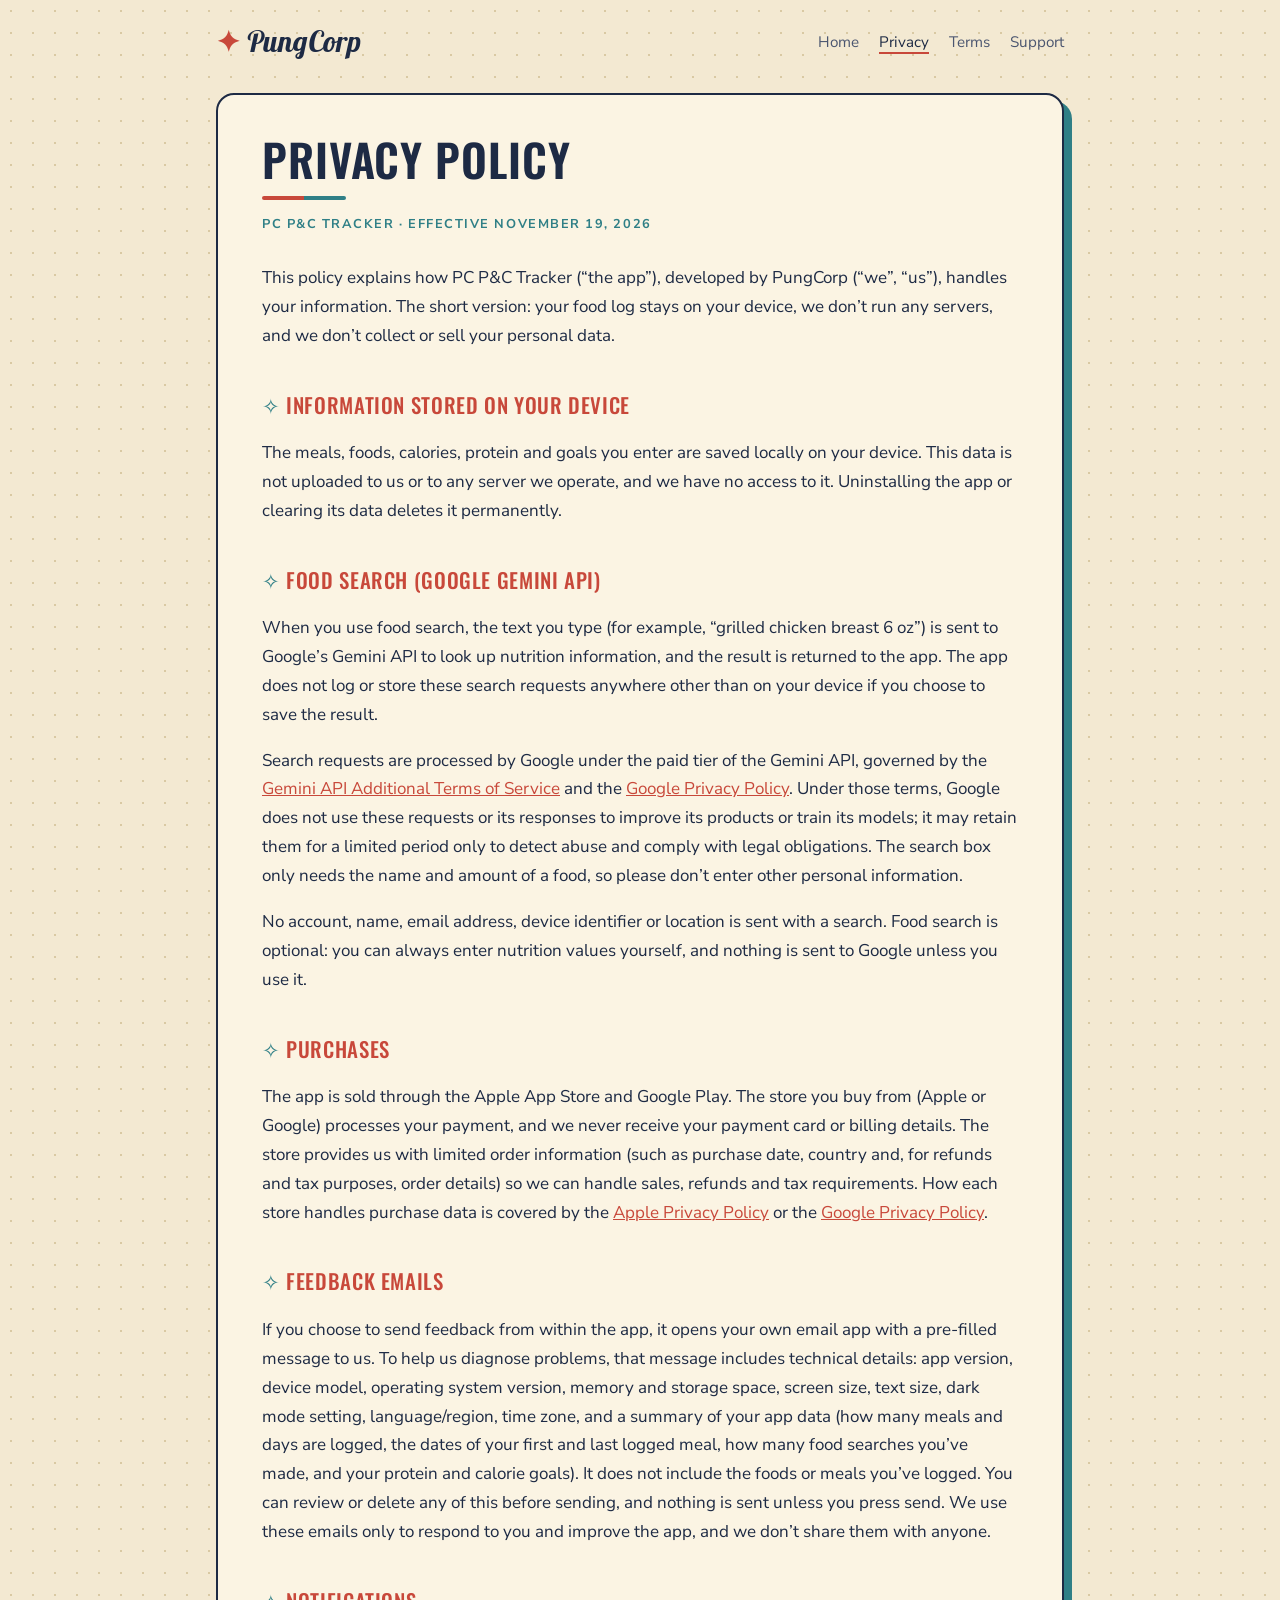
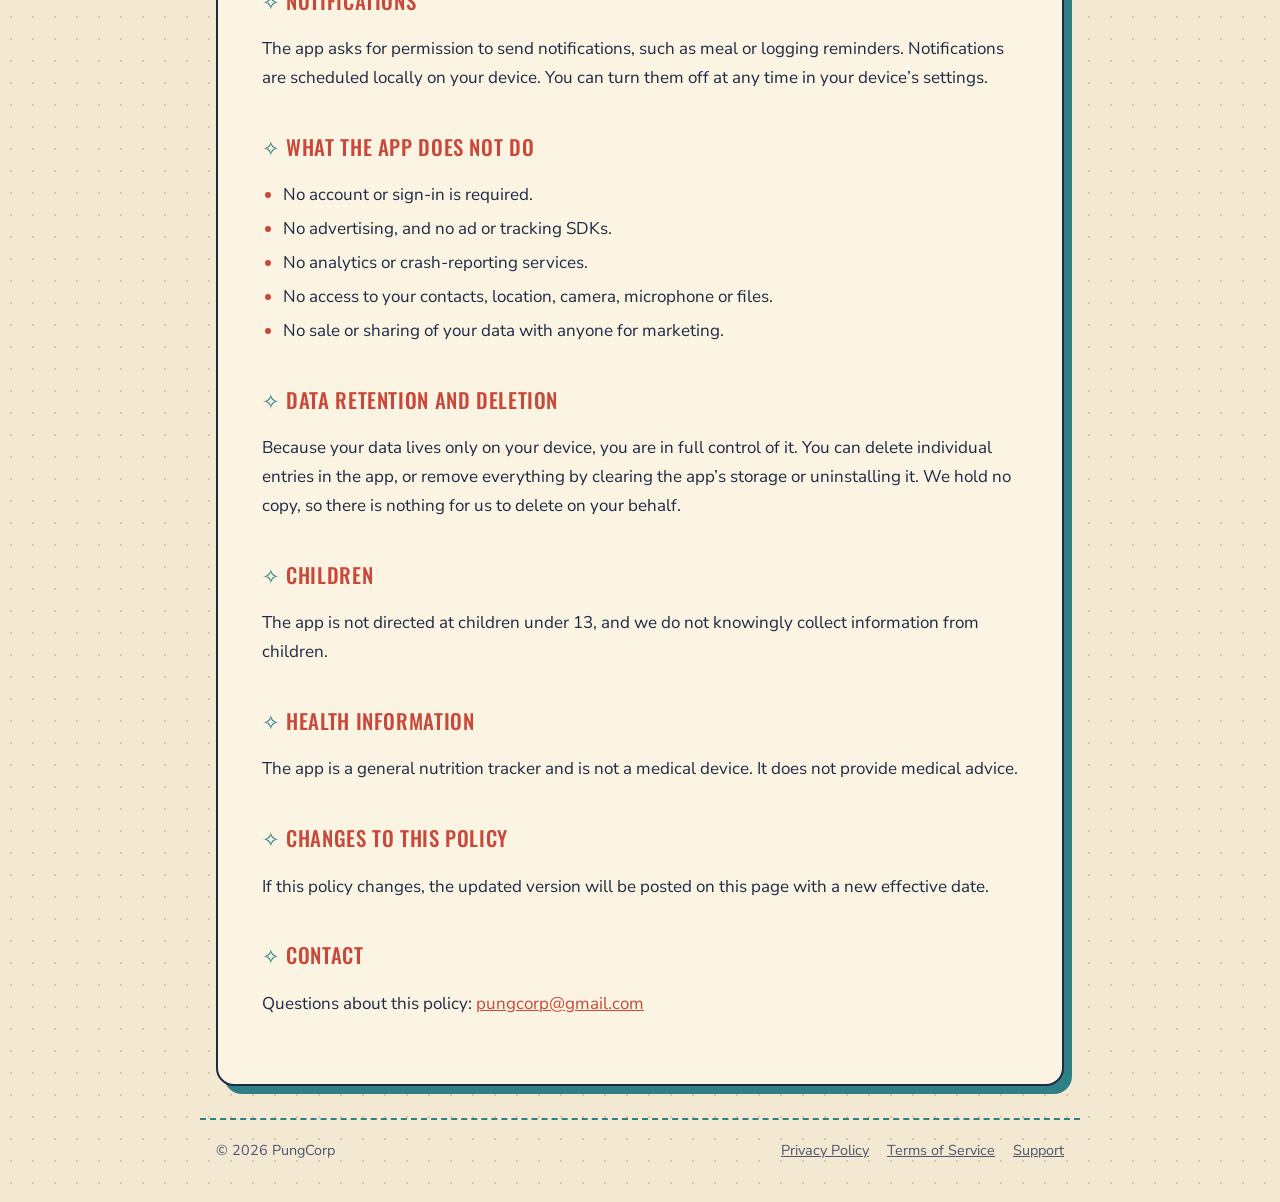
<file: index.html>
<!doctype html>
<html lang="en">
<head>
<meta charset="utf-8">
<meta name="viewport" content="width=device-width, initial-scale=1">
<title>Privacy Policy – PC P&amp;C Tracker</title>
<link rel="icon" href="img/pcpc-tracker-icon.png">
<link rel="preconnect" href="https://fonts.googleapis.com">
<link rel="preconnect" href="https://fonts.gstatic.com" crossorigin>
<link rel="stylesheet" href="https://fonts.googleapis.com/css2?family=Lobster+Two:ital,wght@1,700&family=Oswald:wght@500;600&family=Nunito+Sans:wght@400;600;700&display=swap">
<link rel="stylesheet" href="css/retro-doc.css">
</head>
<body>
<header class="site">
  <a class="brand" href="theme-retro.html">PungCorp</a>
  <nav><a href="theme-retro.html">Home</a><a href="index.html" aria-current="page">Privacy</a><a href="terms.html">Terms</a><a href="support.html">Support</a></nav>
</header>
<main>
  <h1>Privacy Policy</h1>
  <p class="meta">PC P&amp;C Tracker · Effective November 19, 2026</p>

  <p>This policy explains how PC P&amp;C Tracker (“the app”), developed by PungCorp (“we”, “us”), handles your information. The short version: your food log stays on your device, we don’t run any servers, and we don’t collect or sell your personal data.</p>

  <h2>Information stored on your device</h2>
  <p>The meals, foods, calories, protein and goals you enter are saved locally on your device. This data is not uploaded to us or to any server we operate, and we have no access to it. Uninstalling the app or clearing its data deletes it permanently.</p>

  <h2>Food search (Google Gemini API)</h2>
  <p>When you use food search, the text you type (for example, “grilled chicken breast 6 oz”) is sent to Google’s Gemini API to look up nutrition information, and the result is returned to the app. The app does not log or store these search requests anywhere other than on your device if you choose to save the result.</p>
  <p>Search requests are processed by Google under the paid tier of the Gemini API, governed by the <a href="https://ai.google.dev/gemini-api/terms">Gemini API Additional Terms of Service</a> and the <a href="https://policies.google.com/privacy">Google Privacy Policy</a>. Under those terms, Google does not use these requests or its responses to improve its products or train its models; it may retain them for a limited period only to detect abuse and comply with legal obligations. The search box only needs the name and amount of a food, so please don’t enter other personal information.</p>
  <p>No account, name, email address, device identifier or location is sent with a search. Food search is optional: you can always enter nutrition values yourself, and nothing is sent to Google unless you use it.</p>

  <h2>Purchases</h2>
  <p>The app is sold through the Apple App Store and Google Play. The store you buy from (Apple or Google) processes your payment, and we never receive your payment card or billing details. The store provides us with limited order information (such as purchase date, country and, for refunds and tax purposes, order details) so we can handle sales, refunds and tax requirements. How each store handles purchase data is covered by the <a href="https://www.apple.com/legal/privacy/">Apple Privacy Policy</a> or the <a href="https://policies.google.com/privacy">Google Privacy Policy</a>.</p>

  <h2>Feedback emails</h2>
  <p>If you choose to send feedback from within the app, it opens your own email app with a pre-filled message to us. To help us diagnose problems, that message includes technical details: app version, device model, operating system version, memory and storage space, screen size, text size, dark mode setting, language/region, time zone, and a summary of your app data (how many meals and days are logged, the dates of your first and last logged meal, how many food searches you’ve made, and your protein and calorie goals). It does not include the foods or meals you’ve logged. You can review or delete any of this before sending, and nothing is sent unless you press send. We use these emails only to respond to you and improve the app, and we don’t share them with anyone.</p>

  <h2>Notifications</h2>
  <p>The app asks for permission to send notifications, such as meal or logging reminders. Notifications are scheduled locally on your device. You can turn them off at any time in your device’s settings.</p>

  <h2>What the app does not do</h2>
  <ul>
    <li>No account or sign-in is required.</li>
    <li>No advertising, and no ad or tracking SDKs.</li>
    <li>No analytics or crash-reporting services.</li>
    <li>No access to your contacts, location, camera, microphone or files.</li>
    <li>No sale or sharing of your data with anyone for marketing.</li>
  </ul>

  <h2>Data retention and deletion</h2>
  <p>Because your data lives only on your device, you are in full control of it. You can delete individual entries in the app, or remove everything by clearing the app’s storage or uninstalling it. We hold no copy, so there is nothing for us to delete on your behalf.</p>

  <h2>Children</h2>
  <p>The app is not directed at children under 13, and we do not knowingly collect information from children.</p>

  <h2>Health information</h2>
  <p>The app is a general nutrition tracker and is not a medical device. It does not provide medical advice.</p>

  <h2>Changes to this policy</h2>
  <p>If this policy changes, the updated version will be posted on this page with a new effective date.</p>

  <h2>Contact</h2>
  <p>Questions about this policy: <a href="mailto:pungcorp@gmail.com">pungcorp@gmail.com</a></p>
</main>
<footer class="site">
  <span>© 2026 PungCorp</span>
  <span><a href="index.html">Privacy Policy</a><a href="terms.html">Terms of Service</a><a href="support.html">Support</a></span>
</footer>
</body>
</html>
</file>
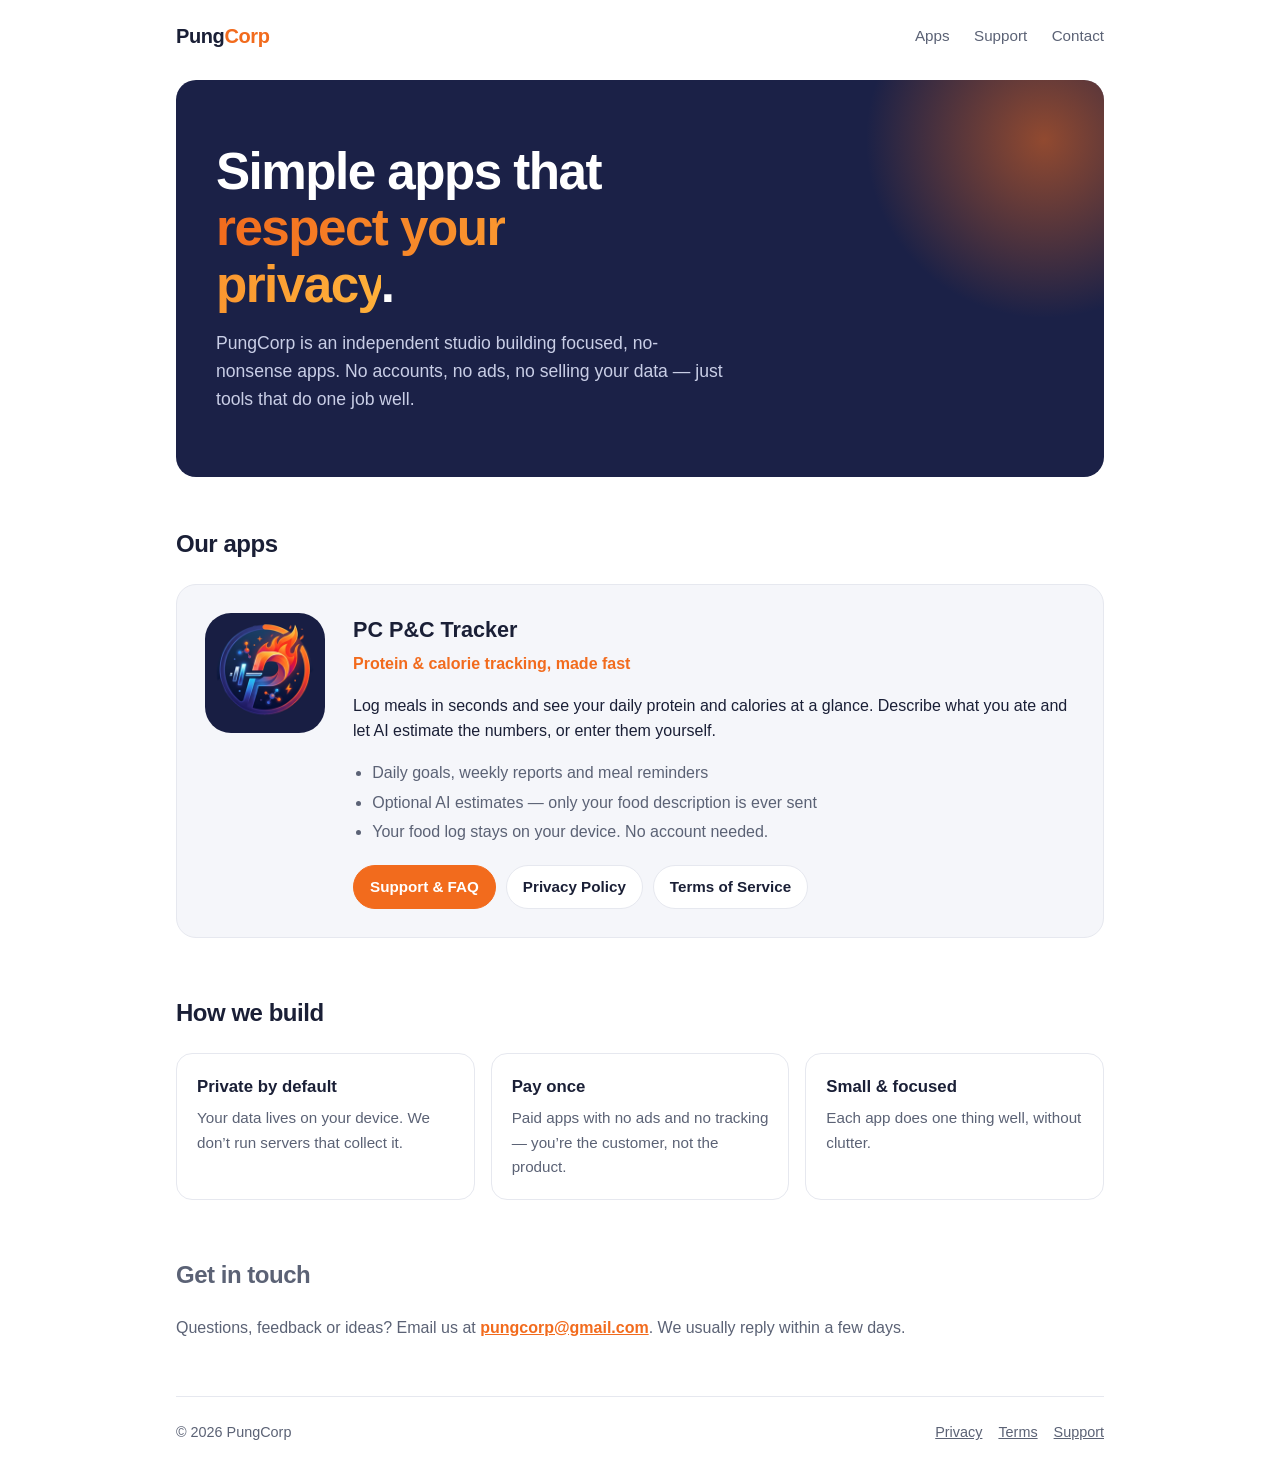
<file: home.html>
<!doctype html>
<html lang="en">
<head>
<meta charset="utf-8">
<meta name="viewport" content="width=device-width, initial-scale=1">
<title>PungCorp</title>
<meta name="description" content="PungCorp is an independent studio making simple, private apps. Makers of PC P&amp;C Tracker, the protein and calorie tracker.">
<link rel="icon" href="img/pcpc-tracker-icon.png">
<style>
  :root {
    --bg:#ffffff; --text:#1a1f36; --muted:#5b6275; --line:#e6e8ef; --card:#f5f6fa;
    --navy:#1b2147; --flame:#f26b1d; --flame2:#ffb03a;
  }
  @media (prefers-color-scheme: dark) {
    :root { --bg:#0f1226; --text:#e8eaf3; --muted:#a3a9be; --line:#262b4a; --card:#171b36; }
  }
  * { box-sizing:border-box; }
  body { margin:0; background:var(--bg); color:var(--text);
         font:16px/1.6 -apple-system, BlinkMacSystemFont, "Segoe UI", Roboto, sans-serif; }
  a { color:inherit; }
  .wrap { max-width:960px; margin:0 auto; padding:0 16px; }

  header.site { display:flex; align-items:center; justify-content:space-between; padding:20px 0; }
  .brand { font-weight:800; font-size:1.25rem; letter-spacing:-0.02em; text-decoration:none; }
  .brand span { color:var(--flame); }
  nav a { margin-left:20px; color:var(--muted); text-decoration:none; font-size:.95rem; }
  nav a:hover { color:var(--text); }

  .hero { background:var(--navy); color:#fff; border-radius:20px; padding:64px 40px; margin:8px 0 48px;
          position:relative; overflow:hidden; }
  .hero::after { content:""; position:absolute; right:-120px; top:-120px; width:360px; height:360px; border-radius:50%;
                 background:radial-gradient(circle, rgba(242,107,29,.55), rgba(242,107,29,0) 70%); }
  .hero h1 { font-size:clamp(2rem, 5vw, 3.2rem); line-height:1.1; margin:0 0 16px; letter-spacing:-0.03em; max-width:15ch; position:relative; }
  .hero h1 em { font-style:normal; background:linear-gradient(90deg, var(--flame), var(--flame2));
                -webkit-background-clip:text; background-clip:text; color:transparent; }
  .hero p { color:#c9cee6; font-size:1.1rem; max-width:52ch; margin:0; position:relative; }

  h2 { font-size:1.5rem; letter-spacing:-0.02em; margin:0 0 20px; }
  section { margin-bottom:56px; }

  .app { display:grid; grid-template-columns:120px 1fr; gap:28px; align-items:start;
         background:var(--card); border:1px solid var(--line); border-radius:20px; padding:28px; }
  .app img { width:120px; height:120px; border-radius:26px; display:block; }
  .app h3 { margin:0 0 4px; font-size:1.35rem; }
  .app .tag { color:var(--flame); font-weight:600; margin:0 0 12px; }
  .app ul { margin:12px 0 20px; padding-left:1.2rem; color:var(--muted); }
  .app li { margin:4px 0; }
  .links { display:flex; flex-wrap:wrap; gap:10px; }
  .btn { display:inline-block; padding:9px 16px; border-radius:999px; text-decoration:none; font-weight:600; font-size:.95rem;
         border:1px solid var(--line); background:var(--bg); }
  .btn.primary { background:var(--flame); border-color:var(--flame); color:#fff; }

  .values { display:grid; grid-template-columns:repeat(3, 1fr); gap:16px; }
  .values div { border:1px solid var(--line); border-radius:16px; padding:20px; }
  .values h3 { margin:0 0 6px; font-size:1.05rem; }
  .values p { margin:0; color:var(--muted); font-size:.95rem; }

  .contact { color:var(--muted); }
  .contact a { color:var(--flame); font-weight:600; }

  footer { border-top:1px solid var(--line); padding:24px 0 40px; color:var(--muted); font-size:.9rem;
           display:flex; flex-wrap:wrap; justify-content:space-between; gap:12px; }
  footer a { color:var(--muted); margin-left:16px; }
  footer a:first-child { margin-left:0; }

  @media (max-width:640px) {
    nav a { margin-left:14px; }
    .hero { padding:40px 24px; border-radius:16px; }
    .app { grid-template-columns:1fr; padding:22px; }
    .app img { width:88px; height:88px; border-radius:20px; }
    .values { grid-template-columns:1fr; }
  }
</style>
</head>
<body>
<div class="wrap">
  <header class="site">
    <a class="brand" href="home.html">Pung<span>Corp</span></a>
    <nav>
      <a href="#apps">Apps</a>
      <a href="support.html">Support</a>
      <a href="#contact">Contact</a>
    </nav>
  </header>

  <div class="hero">
    <h1>Simple apps that <em>respect your privacy</em>.</h1>
    <p>PungCorp is an independent studio building focused, no-nonsense apps. No accounts, no ads, no selling your data — just tools that do one job well.</p>
  </div>

  <section id="apps">
    <h2>Our apps</h2>
    <div class="app">
      <img src="img/pcpc-tracker-icon.png" alt="PC P&amp;C Tracker app icon">
      <div>
        <h3>PC P&amp;C Tracker</h3>
        <p class="tag">Protein &amp; calorie tracking, made fast</p>
        <p>Log meals in seconds and see your daily protein and calories at a glance. Describe what you ate and let AI estimate the numbers, or enter them yourself.</p>
        <ul>
          <li>Daily goals, weekly reports and meal reminders</li>
          <li>Optional AI estimates — only your food description is ever sent</li>
          <li>Your food log stays on your device. No account needed.</li>
        </ul>
        <div class="links">
          <a class="btn primary" href="support.html">Support &amp; FAQ</a>
          <a class="btn" href="index.html">Privacy Policy</a>
          <a class="btn" href="terms.html">Terms of Service</a>
        </div>
      </div>
    </div>
  </section>

  <section>
    <h2>How we build</h2>
    <div class="values">
      <div><h3>Private by default</h3><p>Your data lives on your device. We don’t run servers that collect it.</p></div>
      <div><h3>Pay once</h3><p>Paid apps with no ads and no tracking — you’re the customer, not the product.</p></div>
      <div><h3>Small &amp; focused</h3><p>Each app does one thing well, without clutter.</p></div>
    </div>
  </section>

  <section id="contact" class="contact">
    <h2>Get in touch</h2>
    <p>Questions, feedback or ideas? Email us at <a href="mailto:pungcorp@gmail.com">pungcorp@gmail.com</a>. We usually reply within a few days.</p>
  </section>

  <footer>
    <span>© 2026 PungCorp</span>
    <span><a href="index.html">Privacy</a><a href="terms.html">Terms</a><a href="support.html">Support</a></span>
  </footer>
</div>
</body>
</html>
</file>
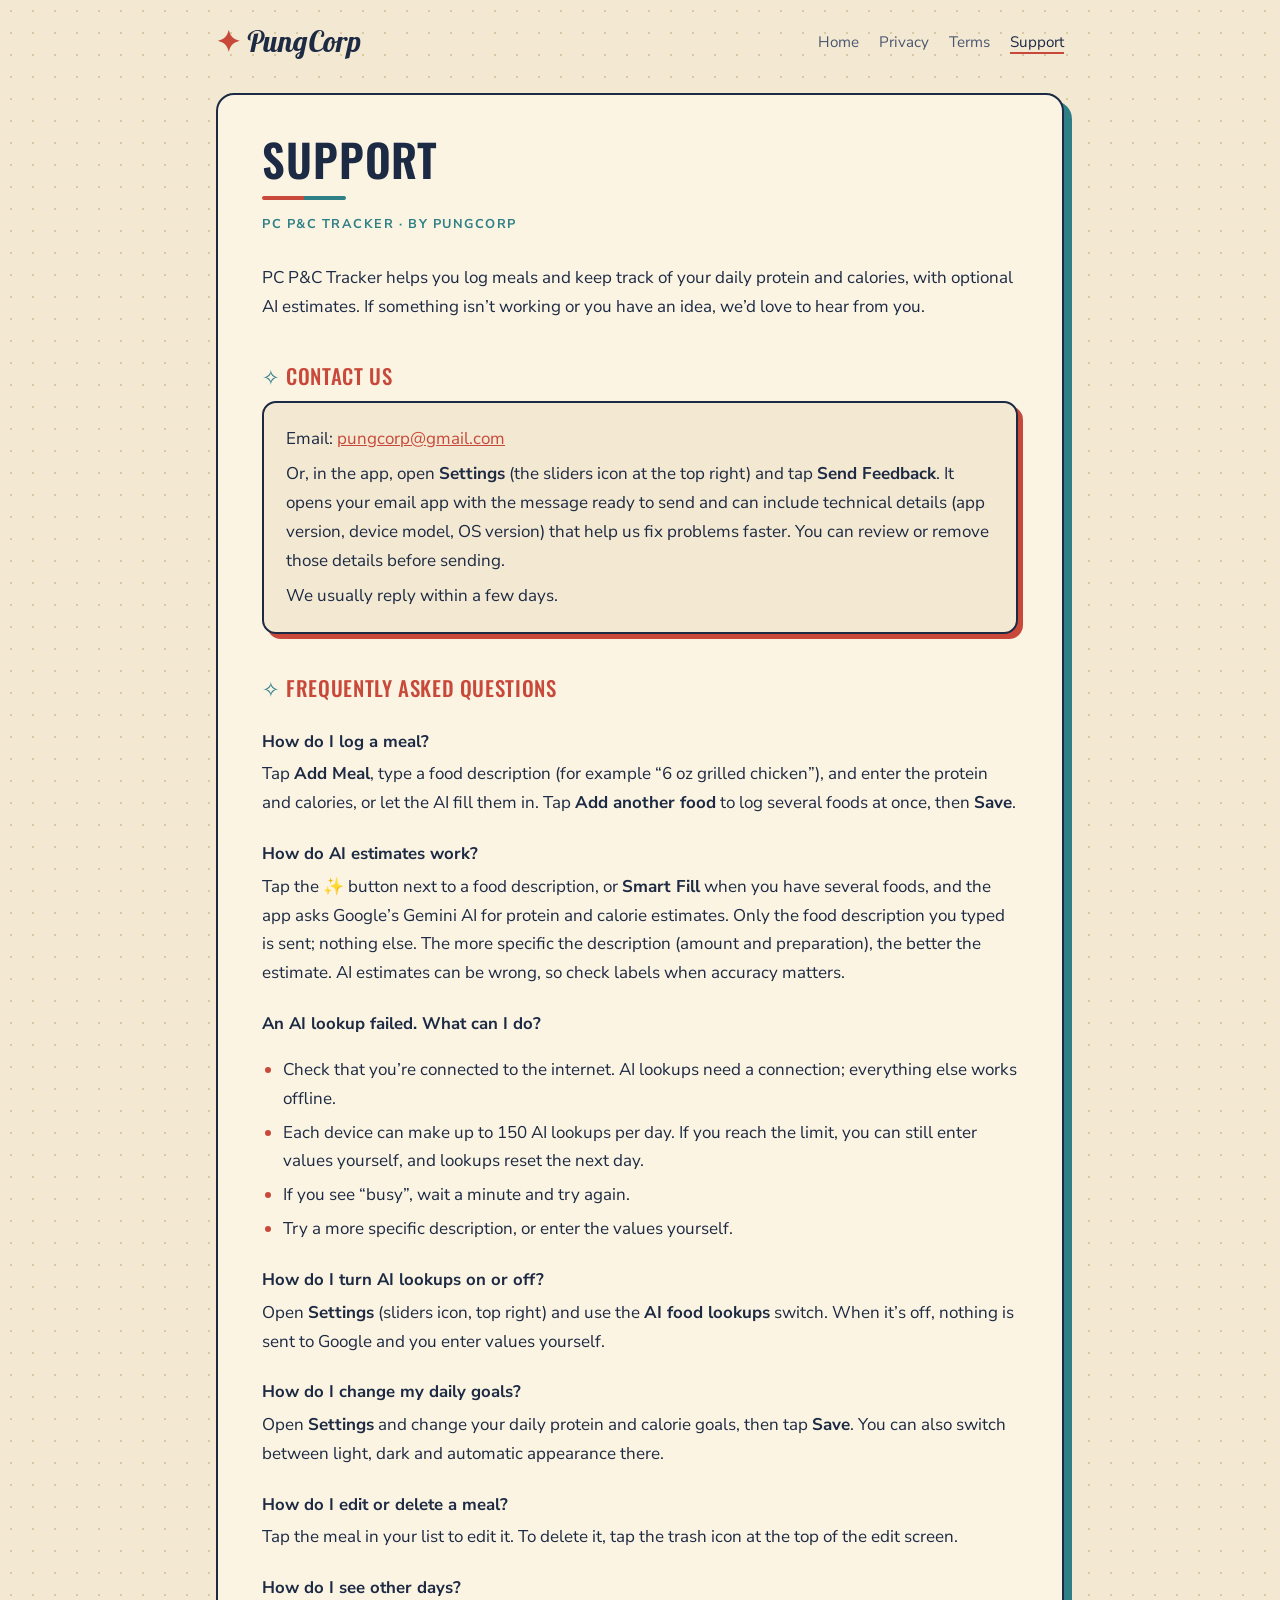
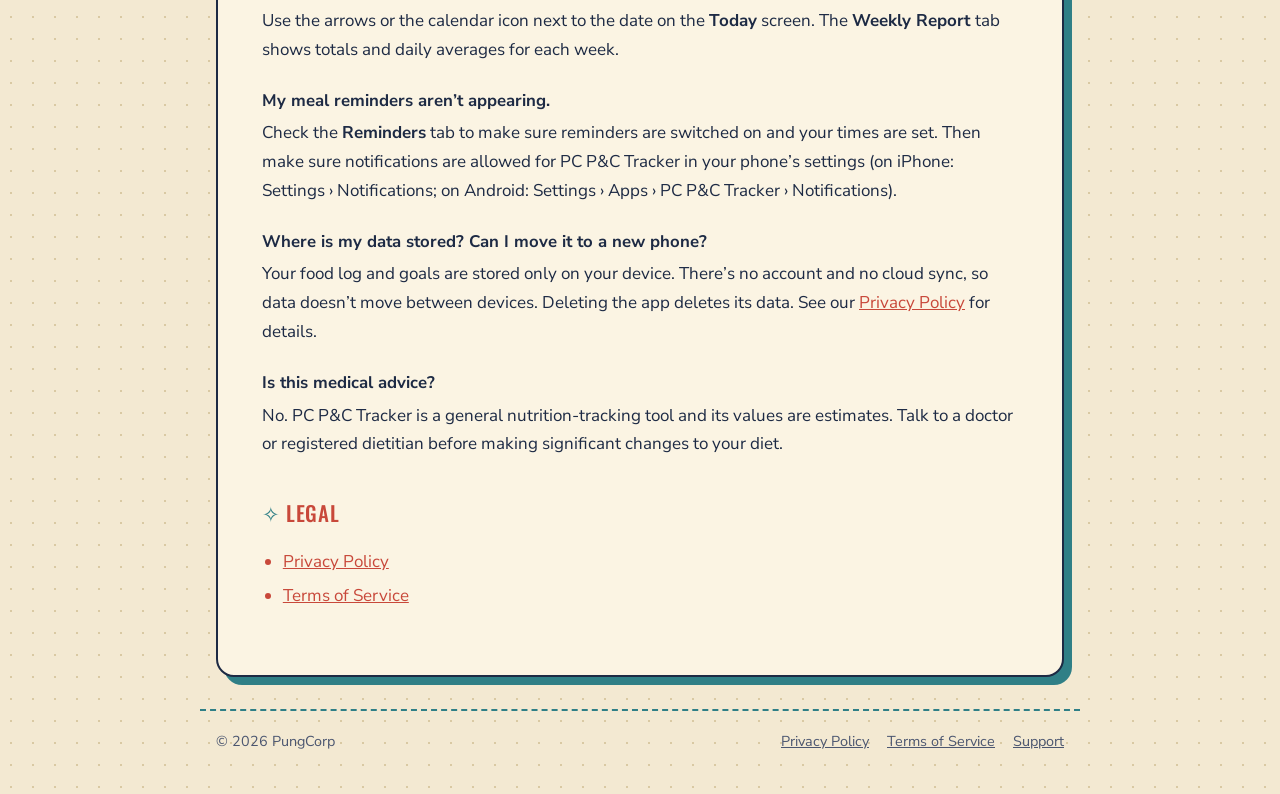
<file: support.html>
<!doctype html>
<html lang="en">
<head>
<meta charset="utf-8">
<meta name="viewport" content="width=device-width, initial-scale=1">
<title>Support – PC P&amp;C Tracker</title>
<meta name="description" content="Help and contact information for PC P&amp;C Tracker, the protein and calorie tracker app by PungCorp.">
<link rel="icon" href="img/pcpc-tracker-icon.png">
<link rel="preconnect" href="https://fonts.googleapis.com">
<link rel="preconnect" href="https://fonts.gstatic.com" crossorigin>
<link rel="stylesheet" href="https://fonts.googleapis.com/css2?family=Lobster+Two:ital,wght@1,700&family=Oswald:wght@500;600&family=Nunito+Sans:wght@400;600;700&display=swap">
<link rel="stylesheet" href="css/retro-doc.css">
</head>
<body>
<header class="site">
  <a class="brand" href="theme-retro.html">PungCorp</a>
  <nav><a href="theme-retro.html">Home</a><a href="index.html">Privacy</a><a href="terms.html">Terms</a><a href="support.html" aria-current="page">Support</a></nav>
</header>
<main>
  <h1>Support</h1>
  <p class="meta">PC P&amp;C Tracker · by PungCorp</p>

  <p>PC P&amp;C Tracker helps you log meals and keep track of your daily protein and calories, with optional AI estimates. If something isn’t working or you have an idea, we’d love to hear from you.</p>

  <h2>Contact us</h2>
  <div class="contact">
    <p>Email: <a href="mailto:pungcorp@gmail.com?subject=PC%20P%26C%20Tracker%20support">pungcorp@gmail.com</a></p>
    <p>Or, in the app, open <strong>Settings</strong> (the sliders icon at the top right) and tap <strong>Send Feedback</strong>. It opens your email app with the message ready to send and can include technical details (app version, device model, OS version) that help us fix problems faster. You can review or remove those details before sending.</p>
    <p>We usually reply within a few days.</p>
  </div>

  <h2>Frequently asked questions</h2>

  <h3>How do I log a meal?</h3>
  <p>Tap <strong>Add Meal</strong>, type a food description (for example “6 oz grilled chicken”), and enter the protein and calories, or let the AI fill them in. Tap <strong>Add another food</strong> to log several foods at once, then <strong>Save</strong>.</p>

  <h3>How do AI estimates work?</h3>
  <p>Tap the ✨ button next to a food description, or <strong>Smart Fill</strong> when you have several foods, and the app asks Google’s Gemini AI for protein and calorie estimates. Only the food description you typed is sent; nothing else. The more specific the description (amount and preparation), the better the estimate. AI estimates can be wrong, so check labels when accuracy matters.</p>

  <h3>An AI lookup failed. What can I do?</h3>
  <ul>
    <li>Check that you’re connected to the internet. AI lookups need a connection; everything else works offline.</li>
    <li>Each device can make up to 150 AI lookups per day. If you reach the limit, you can still enter values yourself, and lookups reset the next day.</li>
    <li>If you see “busy”, wait a minute and try again.</li>
    <li>Try a more specific description, or enter the values yourself.</li>
  </ul>

  <h3>How do I turn AI lookups on or off?</h3>
  <p>Open <strong>Settings</strong> (sliders icon, top right) and use the <strong>AI food lookups</strong> switch. When it’s off, nothing is sent to Google and you enter values yourself.</p>

  <h3>How do I change my daily goals?</h3>
  <p>Open <strong>Settings</strong> and change your daily protein and calorie goals, then tap <strong>Save</strong>. You can also switch between light, dark and automatic appearance there.</p>

  <h3>How do I edit or delete a meal?</h3>
  <p>Tap the meal in your list to edit it. To delete it, tap the trash icon at the top of the edit screen.</p>

  <h3>How do I see other days?</h3>
  <p>Use the arrows or the calendar icon next to the date on the <strong>Today</strong> screen. The <strong>Weekly Report</strong> tab shows totals and daily averages for each week.</p>

  <h3>My meal reminders aren’t appearing.</h3>
  <p>Check the <strong>Reminders</strong> tab to make sure reminders are switched on and your times are set. Then make sure notifications are allowed for PC P&amp;C Tracker in your phone’s settings (on iPhone: Settings › Notifications; on Android: Settings › Apps › PC P&amp;C Tracker › Notifications).</p>

  <h3>Where is my data stored? Can I move it to a new phone?</h3>
  <p>Your food log and goals are stored only on your device. There’s no account and no cloud sync, so data doesn’t move between devices. Deleting the app deletes its data. See our <a href="index.html">Privacy Policy</a> for details.</p>

  <h3>Is this medical advice?</h3>
  <p>No. PC P&amp;C Tracker is a general nutrition-tracking tool and its values are estimates. Talk to a doctor or registered dietitian before making significant changes to your diet.</p>

  <h2>Legal</h2>
  <ul>
    <li><a href="index.html">Privacy Policy</a></li>
    <li><a href="terms.html">Terms of Service</a></li>
  </ul>
</main>
<footer class="site">
  <span>© 2026 PungCorp</span>
  <span><a href="index.html">Privacy Policy</a><a href="terms.html">Terms of Service</a><a href="support.html">Support</a></span>
</footer>
</body>
</html>
</file>
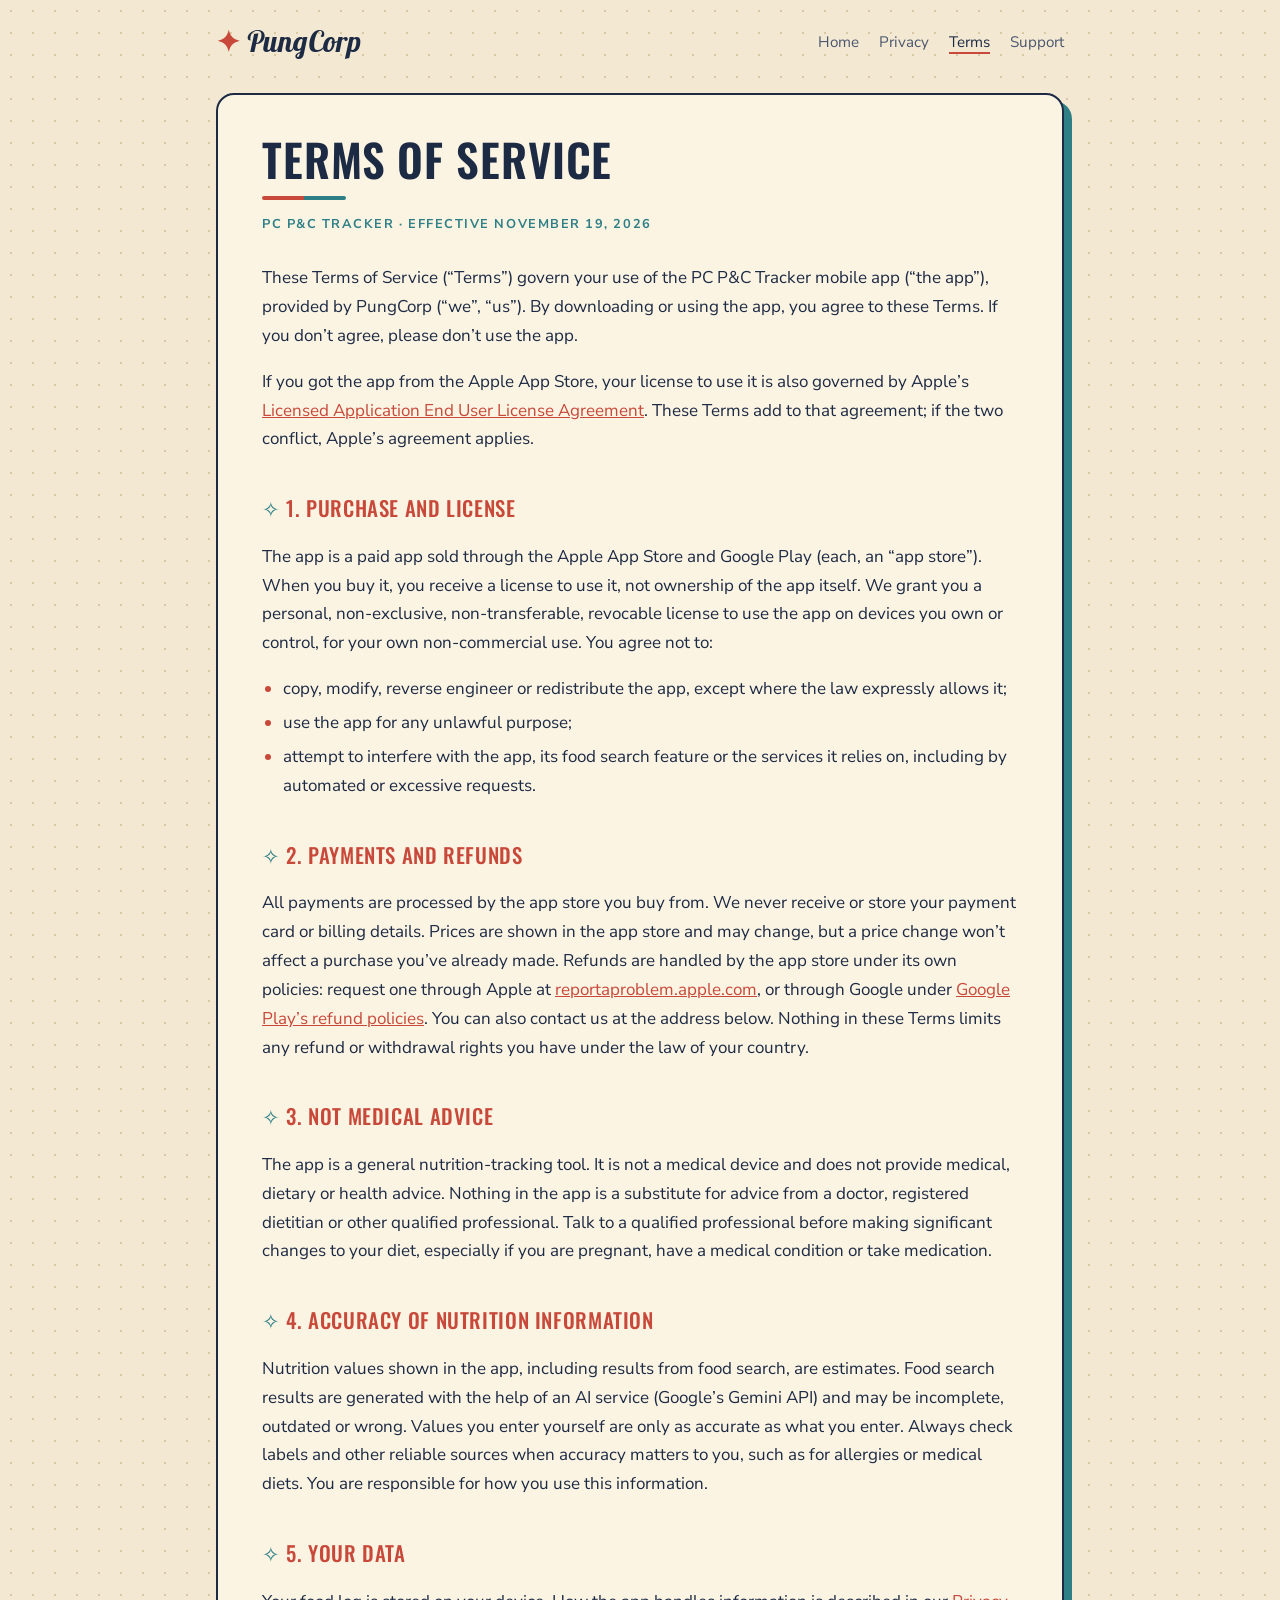
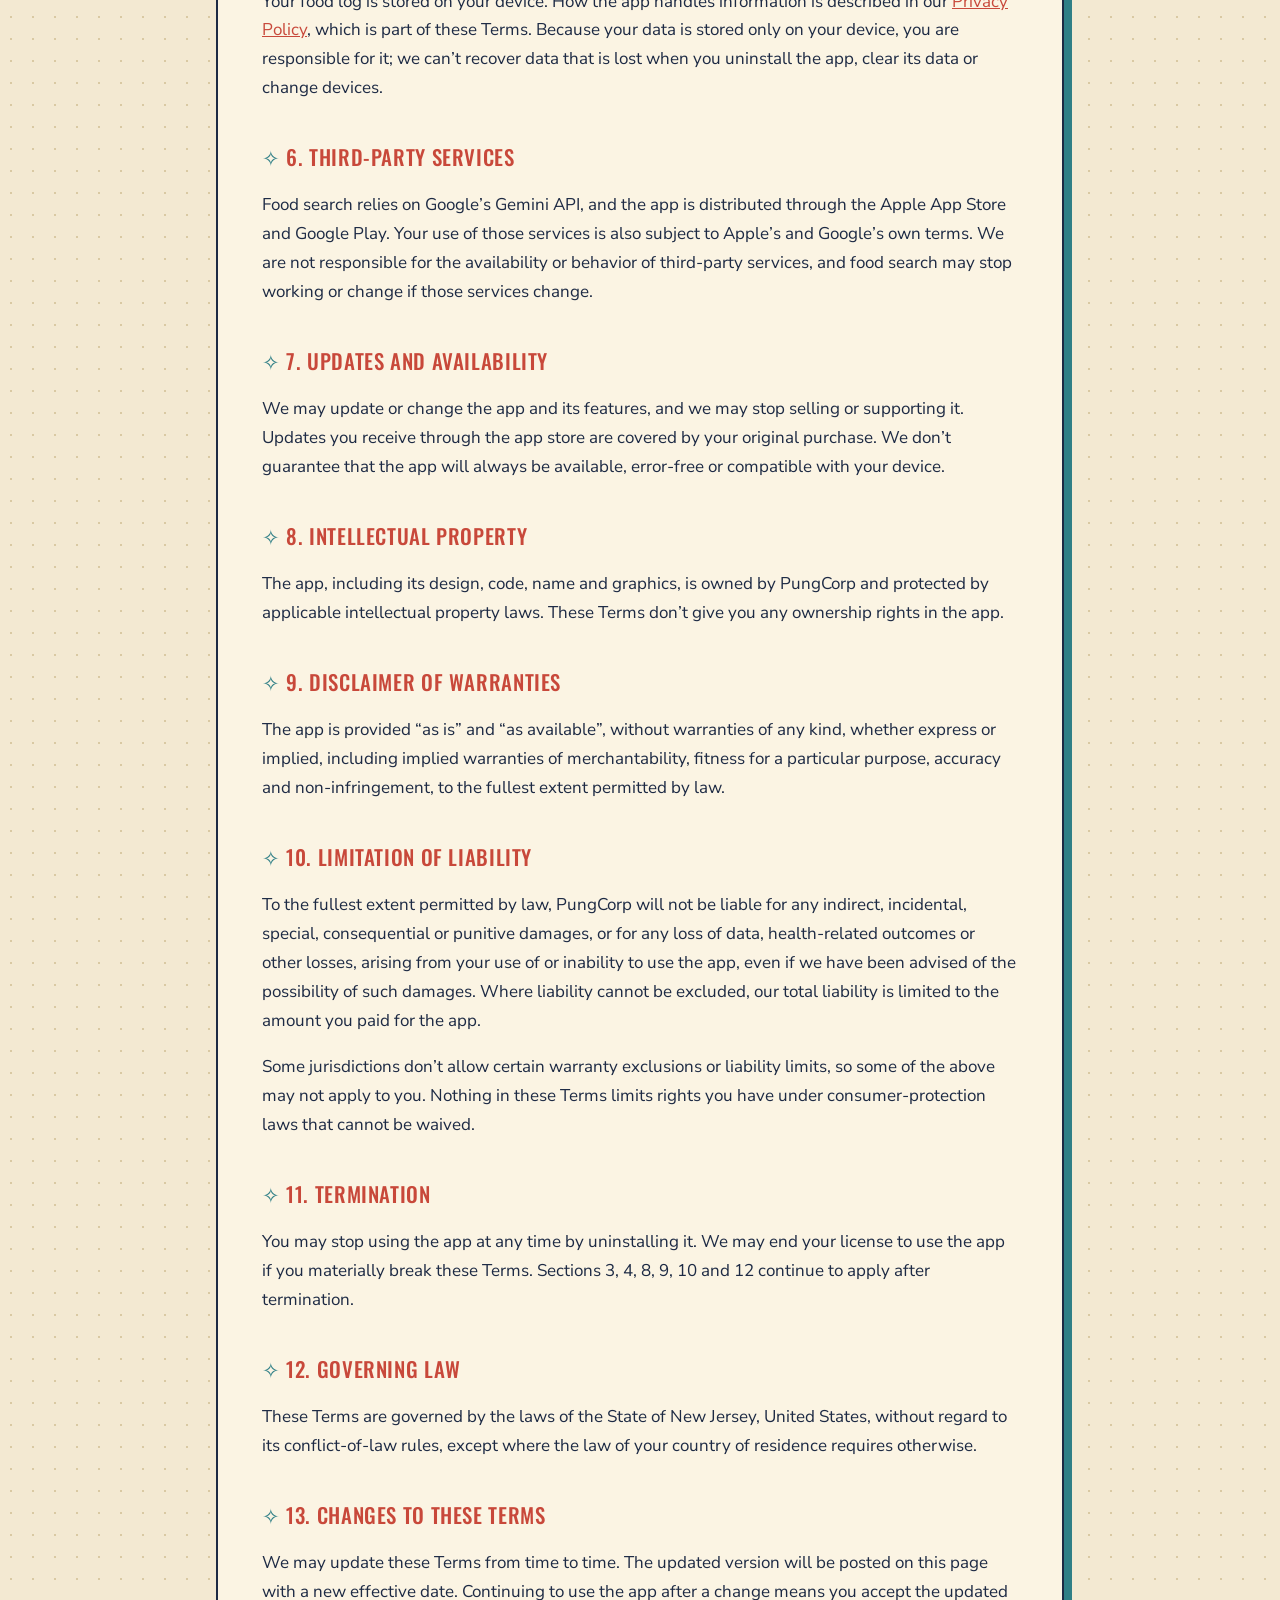
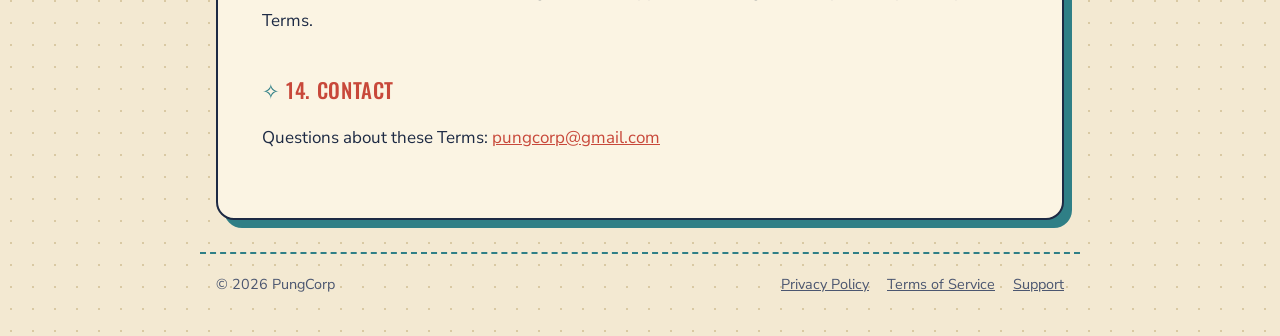
<file: terms.html>
<!doctype html>
<html lang="en">
<head>
<meta charset="utf-8">
<meta name="viewport" content="width=device-width, initial-scale=1">
<title>Terms of Service – PC P&amp;C Tracker</title>
<link rel="icon" href="img/pcpc-tracker-icon.png">
<link rel="preconnect" href="https://fonts.googleapis.com">
<link rel="preconnect" href="https://fonts.gstatic.com" crossorigin>
<link rel="stylesheet" href="https://fonts.googleapis.com/css2?family=Lobster+Two:ital,wght@1,700&family=Oswald:wght@500;600&family=Nunito+Sans:wght@400;600;700&display=swap">
<link rel="stylesheet" href="css/retro-doc.css">
</head>
<body>
<header class="site">
  <a class="brand" href="theme-retro.html">PungCorp</a>
  <nav><a href="theme-retro.html">Home</a><a href="index.html">Privacy</a><a href="terms.html" aria-current="page">Terms</a><a href="support.html">Support</a></nav>
</header>
<main>
  <h1>Terms of Service</h1>
  <p class="meta">PC P&amp;C Tracker · Effective November 19, 2026</p>

  <p>These Terms of Service (“Terms”) govern your use of the PC P&amp;C Tracker mobile app (“the app”), provided by PungCorp (“we”, “us”). By downloading or using the app, you agree to these Terms. If you don’t agree, please don’t use the app.</p>
  <p>If you got the app from the Apple App Store, your license to use it is also governed by Apple’s <a href="https://www.apple.com/legal/internet-services/itunes/dev/stdeula/">Licensed Application End User License Agreement</a>. These Terms add to that agreement; if the two conflict, Apple’s agreement applies.</p>

  <h2>1. Purchase and license</h2>
  <p>The app is a paid app sold through the Apple App Store and Google Play (each, an “app store”). When you buy it, you receive a license to use it, not ownership of the app itself. We grant you a personal, non-exclusive, non-transferable, revocable license to use the app on devices you own or control, for your own non-commercial use. You agree not to:</p>
  <ul>
    <li>copy, modify, reverse engineer or redistribute the app, except where the law expressly allows it;</li>
    <li>use the app for any unlawful purpose;</li>
    <li>attempt to interfere with the app, its food search feature or the services it relies on, including by automated or excessive requests.</li>
  </ul>

  <h2>2. Payments and refunds</h2>
  <p>All payments are processed by the app store you buy from. We never receive or store your payment card or billing details. Prices are shown in the app store and may change, but a price change won’t affect a purchase you’ve already made. Refunds are handled by the app store under its own policies: request one through Apple at <a href="https://reportaproblem.apple.com">reportaproblem.apple.com</a>, or through Google under <a href="https://support.google.com/googleplay/answer/2479637">Google Play’s refund policies</a>. You can also contact us at the address below. Nothing in these Terms limits any refund or withdrawal rights you have under the law of your country.</p>

  <h2>3. Not medical advice</h2>
  <p>The app is a general nutrition-tracking tool. It is not a medical device and does not provide medical, dietary or health advice. Nothing in the app is a substitute for advice from a doctor, registered dietitian or other qualified professional. Talk to a qualified professional before making significant changes to your diet, especially if you are pregnant, have a medical condition or take medication.</p>

  <h2>4. Accuracy of nutrition information</h2>
  <p>Nutrition values shown in the app, including results from food search, are estimates. Food search results are generated with the help of an AI service (Google’s Gemini API) and may be incomplete, outdated or wrong. Values you enter yourself are only as accurate as what you enter. Always check labels and other reliable sources when accuracy matters to you, such as for allergies or medical diets. You are responsible for how you use this information.</p>

  <h2>5. Your data</h2>
  <p>Your food log is stored on your device. How the app handles information is described in our <a href="https://drunklypuff.github.io/pungcorp/">Privacy Policy</a>, which is part of these Terms. Because your data is stored only on your device, you are responsible for it; we can’t recover data that is lost when you uninstall the app, clear its data or change devices.</p>

  <h2>6. Third-party services</h2>
  <p>Food search relies on Google’s Gemini API, and the app is distributed through the Apple App Store and Google Play. Your use of those services is also subject to Apple’s and Google’s own terms. We are not responsible for the availability or behavior of third-party services, and food search may stop working or change if those services change.</p>

  <h2>7. Updates and availability</h2>
  <p>We may update or change the app and its features, and we may stop selling or supporting it. Updates you receive through the app store are covered by your original purchase. We don’t guarantee that the app will always be available, error-free or compatible with your device.</p>

  <h2>8. Intellectual property</h2>
  <p>The app, including its design, code, name and graphics, is owned by PungCorp and protected by applicable intellectual property laws. These Terms don’t give you any ownership rights in the app.</p>

  <h2>9. Disclaimer of warranties</h2>
  <p>The app is provided “as is” and “as available”, without warranties of any kind, whether express or implied, including implied warranties of merchantability, fitness for a particular purpose, accuracy and non-infringement, to the fullest extent permitted by law.</p>

  <h2>10. Limitation of liability</h2>
  <p>To the fullest extent permitted by law, PungCorp will not be liable for any indirect, incidental, special, consequential or punitive damages, or for any loss of data, health-related outcomes or other losses, arising from your use of or inability to use the app, even if we have been advised of the possibility of such damages. Where liability cannot be excluded, our total liability is limited to the amount you paid for the app.</p>
  <p>Some jurisdictions don’t allow certain warranty exclusions or liability limits, so some of the above may not apply to you. Nothing in these Terms limits rights you have under consumer-protection laws that cannot be waived.</p>

  <h2>11. Termination</h2>
  <p>You may stop using the app at any time by uninstalling it. We may end your license to use the app if you materially break these Terms. Sections 3, 4, 8, 9, 10 and 12 continue to apply after termination.</p>

  <h2>12. Governing law</h2>
  <p>These Terms are governed by the laws of the State of New Jersey, United States, without regard to its conflict-of-law rules, except where the law of your country of residence requires otherwise.</p>

  <h2>13. Changes to these Terms</h2>
  <p>We may update these Terms from time to time. The updated version will be posted on this page with a new effective date. Continuing to use the app after a change means you accept the updated Terms.</p>

  <h2>14. Contact</h2>
  <p>Questions about these Terms: <a href="mailto:pungcorp@gmail.com">pungcorp@gmail.com</a></p>
</main>
<footer class="site">
  <span>© 2026 PungCorp</span>
  <span><a href="index.html">Privacy Policy</a><a href="terms.html">Terms of Service</a><a href="support.html">Support</a></span>
</footer>
</body>
</html>
</file>
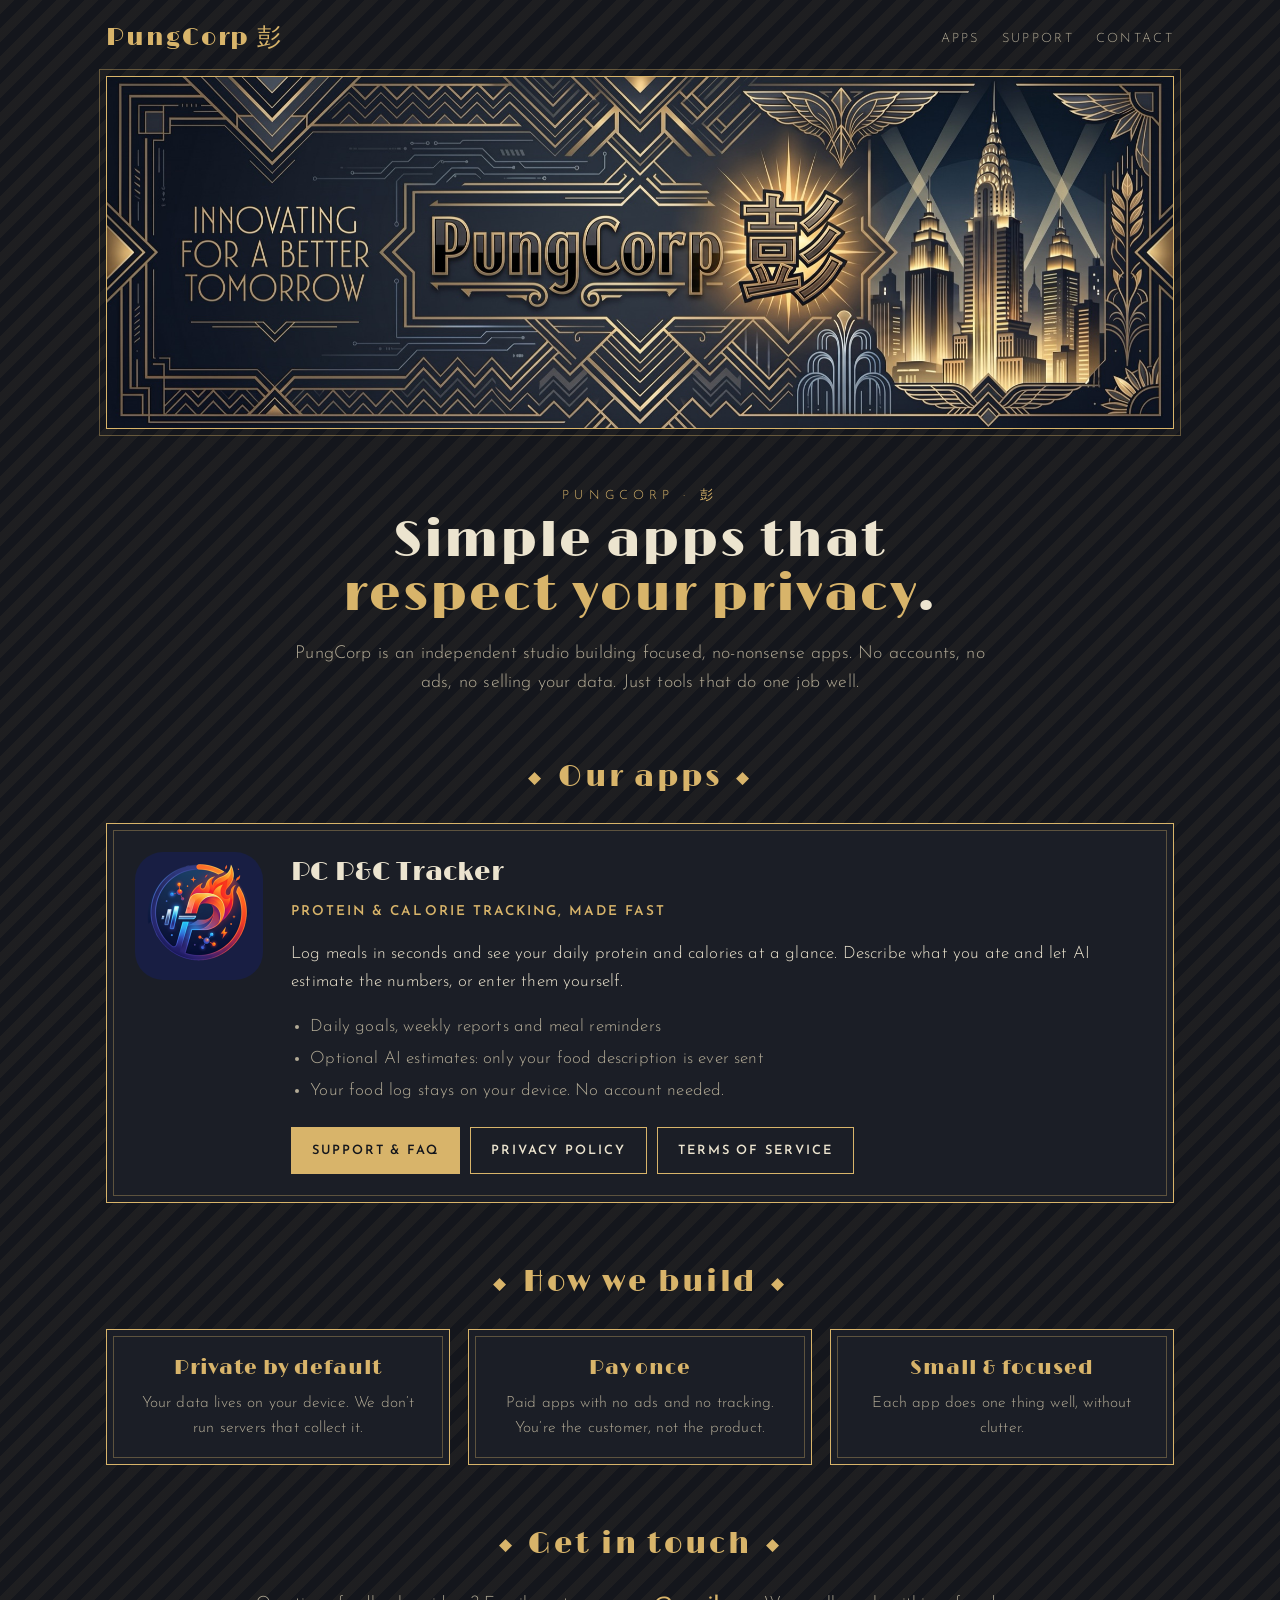
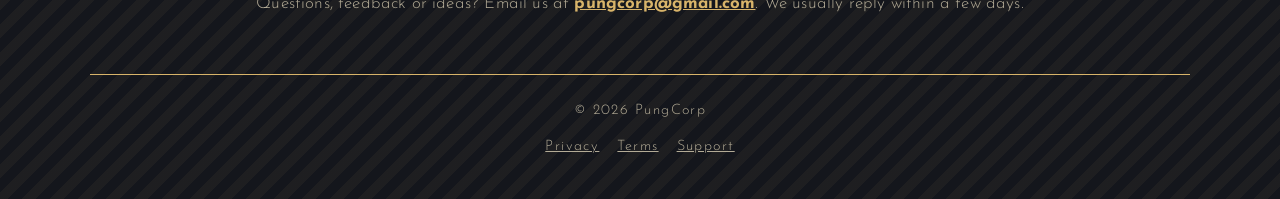
<file: theme-deco.html>
<!doctype html>
<html lang="en">
<head>
<meta charset="utf-8">
<meta name="viewport" content="width=device-width, initial-scale=1">
<title>PungCorp · Deco</title>
<meta name="description" content="PungCorp is an independent studio making simple, private apps. Makers of PC P&amp;C Tracker, the protein and calorie tracker.">
<link rel="icon" href="img/pcpc-tracker-icon.png">
<link rel="preconnect" href="https://fonts.googleapis.com">
<link rel="preconnect" href="https://fonts.gstatic.com" crossorigin>
<link rel="stylesheet" href="https://fonts.googleapis.com/css2?family=Limelight&family=Josefin+Sans:wght@300;400;600&display=swap">
<style>
* { box-sizing:border-box; }
html { scroll-behavior:smooth; }
body { margin:0; background:var(--bg); color:var(--text); font:17px/1.65 var(--body-font); }
a { color:inherit; }
header.site, main, footer, .banner { max-width:1100px; margin:0 auto; padding-left:16px; padding-right:16px; }
header.site { display:flex; align-items:center; justify-content:space-between; padding-top:18px; padding-bottom:18px; gap:12px; }
.brand { font-family:var(--display-font); font-size:1.5rem; text-decoration:none; color:var(--brand); }
nav a { margin-left:22px; text-decoration:none; color:var(--muted); font-size:.95rem; }
nav a:hover { color:var(--text); }
.banner img { display:block; width:100%; height:auto; aspect-ratio:2000/661; object-fit:cover; background:var(--banner-bg); }
main section { margin:56px 0; }
.intro { text-align:center; max-width:720px; margin-left:auto !important; margin-right:auto !important; }
.kicker { text-transform:uppercase; letter-spacing:.2em; font-size:.8rem; color:var(--accent); margin:0 0 8px; }
h1 { font-family:var(--display-font); font-size:clamp(2rem,5vw,3.1rem); line-height:1.1; margin:0 0 16px; font-weight:400; }
h2 { font-family:var(--display-font); font-size:1.8rem; margin:0 0 22px; font-weight:400; }
h3 { margin:0 0 6px; }
.lede { color:var(--muted); font-size:1.12rem; margin:0; }
.app { display:grid; grid-template-columns:128px 1fr; gap:28px; align-items:start; padding:28px; background:var(--card); border:var(--card-border); }
.app img { width:128px; height:128px; border-radius:28px; display:block; }
.app h3 { font-family:var(--display-font); font-size:1.6rem; font-weight:400; }
.tag { color:var(--accent); font-weight:600; margin:0 0 12px; }
.app ul { color:var(--muted); padding-left:1.2rem; margin:12px 0 22px; }
.app li { margin:4px 0; }
.links { display:flex; flex-wrap:wrap; gap:10px; }
.btn { display:inline-block; padding:10px 18px; text-decoration:none; font-weight:600; font-size:.95rem; border:var(--btn-border); color:var(--text); }
.btn.primary { background:var(--accent); color:var(--on-accent); border-color:var(--accent); }
.values { display:grid; grid-template-columns:repeat(3,1fr); gap:18px; }
.values div { padding:22px; background:var(--card); border:var(--card-border); }
.values p { margin:0; color:var(--muted); font-size:.97rem; }
.contact { text-align:center; }
.contact p { color:var(--muted); }
.contact a { color:var(--accent); font-weight:700; }
footer { display:flex; flex-wrap:wrap; justify-content:space-between; gap:12px; padding-top:24px; padding-bottom:40px; color:var(--muted); font-size:.9rem; border-top:var(--rule); }
.flinks a { color:var(--muted); margin-left:18px; }
.flinks a:first-child { margin-left:0; }
@media (max-width:680px) {
  nav a { margin-left:14px; }
  .app { grid-template-columns:1fr; padding:22px; }
  .app img { width:96px; height:96px; border-radius:22px; }
  .values { grid-template-columns:1fr; }
}

:root { --bg:#14161c; --text:#ece4cf; --muted:#b3ab96; --brand:#d8b46a; --accent:#d8b46a; --on-accent:#14161c;
        --card:#1b1e26; --card-border:1px solid #d8b46a; --btn-border:1px solid #d8b46a; --rule:1px solid #d8b46a;
        --banner-bg:#1b1e26;
        --display-font:"Limelight", Georgia, serif; --body-font:"Josefin Sans", system-ui, sans-serif; }
body { font-weight:300; letter-spacing:.01em;
       background-image:linear-gradient(135deg, rgba(216,180,106,.05) 25%, transparent 25%, transparent 50%, rgba(216,180,106,.05) 50%, rgba(216,180,106,.05) 75%, transparent 75%);
       background-size:28px 28px; }
.brand { letter-spacing:.08em; }
.brand::after { content:" 彭"; }
nav a { text-transform:uppercase; letter-spacing:.18em; font-size:.8rem; }
.banner img { border:1px solid #d8b46a; outline:1px solid rgba(216,180,106,.4); outline-offset:6px; }
h1 { letter-spacing:.04em; }
h1 .accent { color:var(--accent); }
h2 { text-align:center; letter-spacing:.1em; color:var(--accent); }
h2::before, h2::after { content:"◆"; font-size:.6em; vertical-align:middle; margin:0 .8em; color:var(--accent); }
.kicker { letter-spacing:.4em; }
.app, .values div { position:relative; }
.app::before, .values div::before { content:""; position:absolute; inset:6px; border:1px solid rgba(216,180,106,.35); pointer-events:none; }
.values div { text-align:center; }
.values h3 { font-family:"Limelight", serif; font-weight:400; color:var(--accent); letter-spacing:.05em; }
.btn { text-transform:uppercase; letter-spacing:.15em; font-size:.8rem; padding:12px 20px; }
.tag { text-transform:uppercase; letter-spacing:.15em; font-size:.85rem; }
footer { justify-content:center; text-align:center; flex-direction:column; align-items:center; letter-spacing:.1em; }
</style>
</head>
<body>

<header class="site">
  <a class="brand" href="theme-deco.html">PungCorp</a>
  <nav><a href="#apps">Apps</a><a href="support.html">Support</a><a href="#contact">Contact</a></nav>
</header>

<div class="banner"><img src="img/banner-deco.jpg" alt="PungCorp: Innovating for a better tomorrow" width="2000" height="661"></div>

<main>
  <section class="intro">
    <p class="kicker">PungCorp · 彭</p>
    <h1>Simple apps that <span class="accent">respect your privacy</span>.</h1>
    <p class="lede">PungCorp is an independent studio building focused, no-nonsense apps. No accounts, no ads, no selling your data. Just tools that do one job well.</p>
  </section>

  <section id="apps">
    <h2>Our apps</h2>
    <div class="app">
      <img src="img/pcpc-tracker-icon.png" alt="PC P&amp;C Tracker app icon">
      <div>
        <h3>PC P&amp;C Tracker</h3>
        <p class="tag">Protein &amp; calorie tracking, made fast</p>
        <p>Log meals in seconds and see your daily protein and calories at a glance. Describe what you ate and let AI estimate the numbers, or enter them yourself.</p>
        <ul>
          <li>Daily goals, weekly reports and meal reminders</li>
          <li>Optional AI estimates: only your food description is ever sent</li>
          <li>Your food log stays on your device. No account needed.</li>
        </ul>
        <div class="links">
          <a class="btn primary" href="support.html">Support &amp; FAQ</a>
          <a class="btn" href="index.html">Privacy Policy</a>
          <a class="btn" href="terms.html">Terms of Service</a>
        </div>
      </div>
    </div>
  </section>

  <section>
    <h2>How we build</h2>
    <div class="values">
      <div><h3>Private by default</h3><p>Your data lives on your device. We don’t run servers that collect it.</p></div>
      <div><h3>Pay once</h3><p>Paid apps with no ads and no tracking. You’re the customer, not the product.</p></div>
      <div><h3>Small &amp; focused</h3><p>Each app does one thing well, without clutter.</p></div>
    </div>
  </section>

  <section id="contact" class="contact">
    <h2>Get in touch</h2>
    <p>Questions, feedback or ideas? Email us at <a href="mailto:pungcorp@gmail.com">pungcorp@gmail.com</a>. We usually reply within a few days.</p>
  </section>
</main>

<footer>
  <span>© 2026 PungCorp</span>
  <span class="flinks"><a href="index.html">Privacy</a><a href="terms.html">Terms</a><a href="support.html">Support</a></span>
</footer>

</body>
</html>
</file>
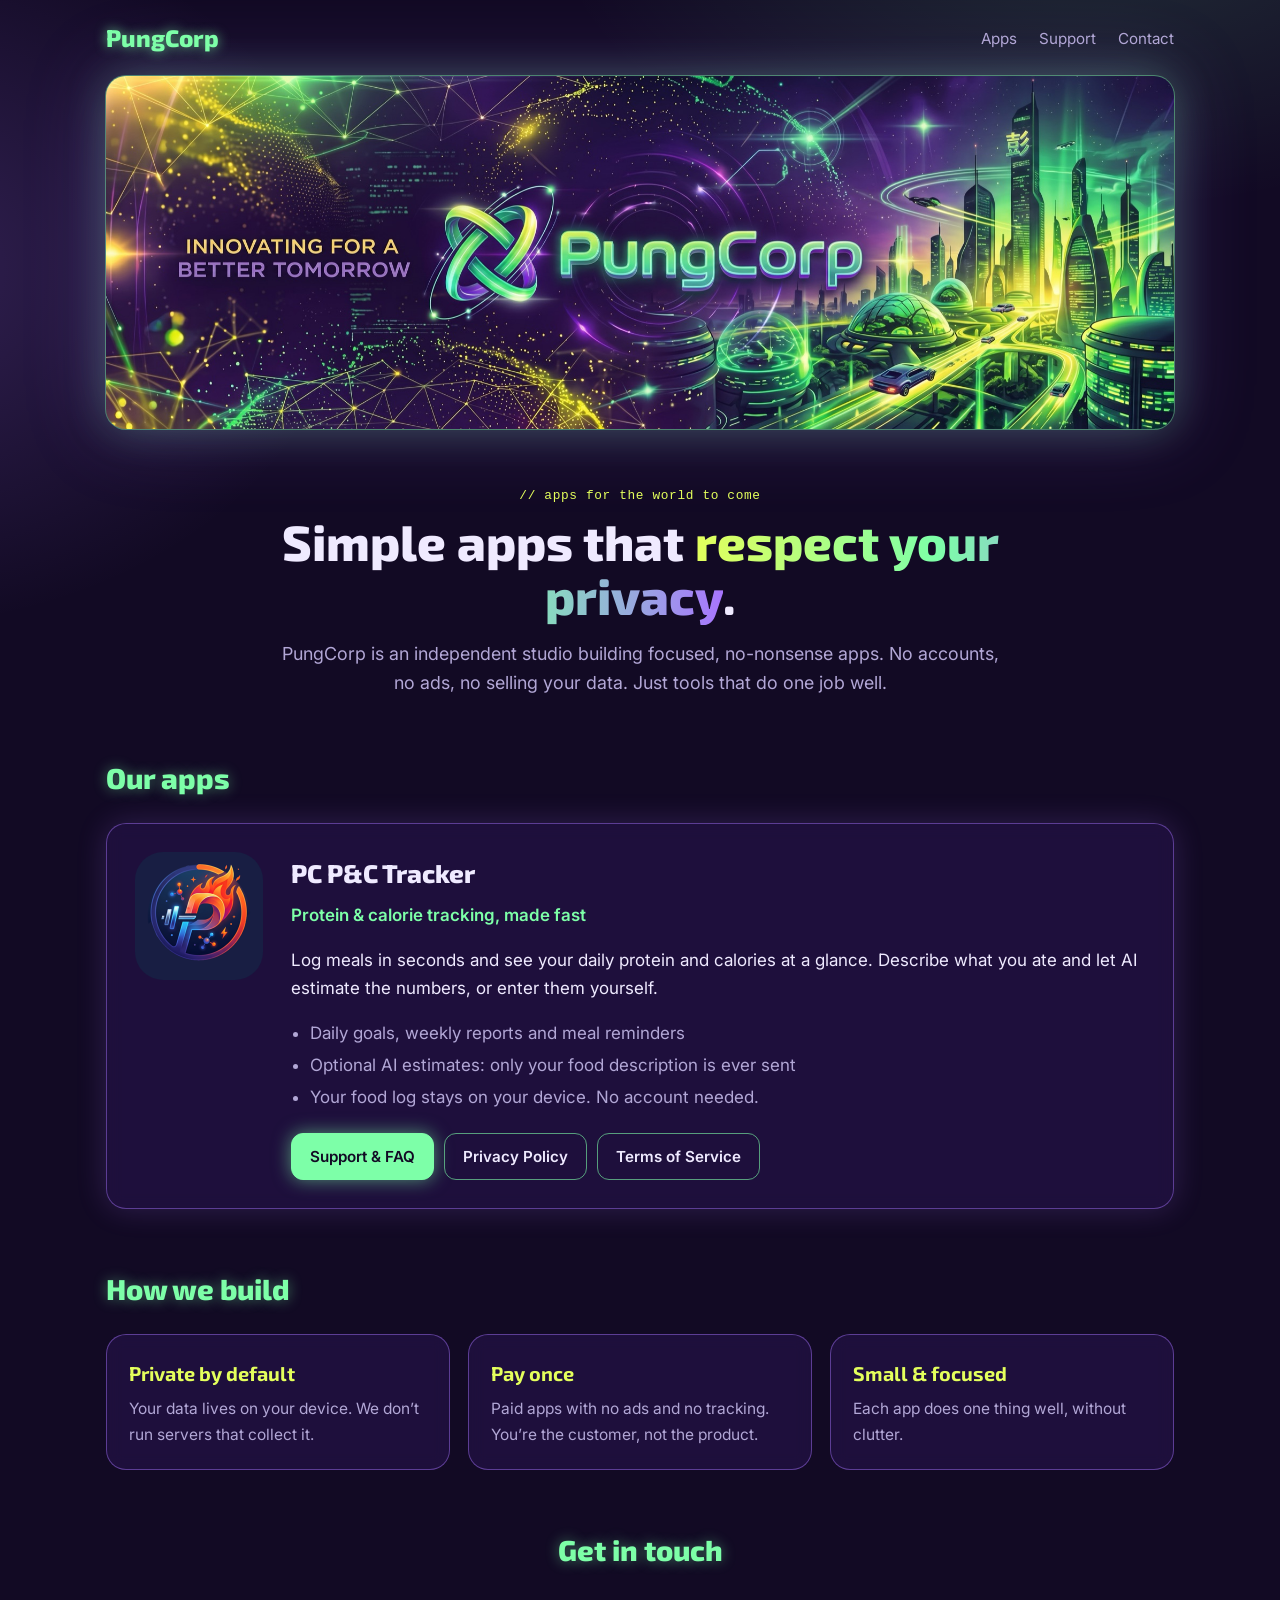
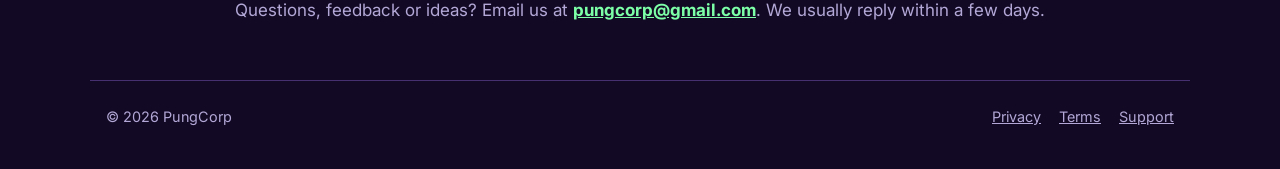
<file: theme-neon.html>
<!doctype html>
<html lang="en">
<head>
<meta charset="utf-8">
<meta name="viewport" content="width=device-width, initial-scale=1">
<title>PungCorp · Neon</title>
<meta name="description" content="PungCorp is an independent studio making simple, private apps. Makers of PC P&amp;C Tracker, the protein and calorie tracker.">
<link rel="icon" href="img/pcpc-tracker-icon.png">
<link rel="preconnect" href="https://fonts.googleapis.com">
<link rel="preconnect" href="https://fonts.gstatic.com" crossorigin>
<link rel="stylesheet" href="https://fonts.googleapis.com/css2?family=Exo+2:wght@500;700;800&family=Inter:wght@400;600&display=swap">
<style>
* { box-sizing:border-box; }
html { scroll-behavior:smooth; }
body { margin:0; background:var(--bg); color:var(--text); font:17px/1.65 var(--body-font); }
a { color:inherit; }
header.site, main, footer, .banner { max-width:1100px; margin:0 auto; padding-left:16px; padding-right:16px; }
header.site { display:flex; align-items:center; justify-content:space-between; padding-top:18px; padding-bottom:18px; gap:12px; }
.brand { font-family:var(--display-font); font-size:1.5rem; text-decoration:none; color:var(--brand); }
nav a { margin-left:22px; text-decoration:none; color:var(--muted); font-size:.95rem; }
nav a:hover { color:var(--text); }
.banner img { display:block; width:100%; height:auto; aspect-ratio:2000/661; object-fit:cover; background:var(--banner-bg); }
main section { margin:56px 0; }
.intro { text-align:center; max-width:720px; margin-left:auto !important; margin-right:auto !important; }
.kicker { text-transform:uppercase; letter-spacing:.2em; font-size:.8rem; color:var(--accent); margin:0 0 8px; }
h1 { font-family:var(--display-font); font-size:clamp(2rem,5vw,3.1rem); line-height:1.1; margin:0 0 16px; font-weight:400; }
h2 { font-family:var(--display-font); font-size:1.8rem; margin:0 0 22px; font-weight:400; }
h3 { margin:0 0 6px; }
.lede { color:var(--muted); font-size:1.12rem; margin:0; }
.app { display:grid; grid-template-columns:128px 1fr; gap:28px; align-items:start; padding:28px; background:var(--card); border:var(--card-border); }
.app img { width:128px; height:128px; border-radius:28px; display:block; }
.app h3 { font-family:var(--display-font); font-size:1.6rem; font-weight:400; }
.tag { color:var(--accent); font-weight:600; margin:0 0 12px; }
.app ul { color:var(--muted); padding-left:1.2rem; margin:12px 0 22px; }
.app li { margin:4px 0; }
.links { display:flex; flex-wrap:wrap; gap:10px; }
.btn { display:inline-block; padding:10px 18px; text-decoration:none; font-weight:600; font-size:.95rem; border:var(--btn-border); color:var(--text); }
.btn.primary { background:var(--accent); color:var(--on-accent); border-color:var(--accent); }
.values { display:grid; grid-template-columns:repeat(3,1fr); gap:18px; }
.values div { padding:22px; background:var(--card); border:var(--card-border); }
.values p { margin:0; color:var(--muted); font-size:.97rem; }
.contact { text-align:center; }
.contact p { color:var(--muted); }
.contact a { color:var(--accent); font-weight:700; }
footer { display:flex; flex-wrap:wrap; justify-content:space-between; gap:12px; padding-top:24px; padding-bottom:40px; color:var(--muted); font-size:.9rem; border-top:var(--rule); }
.flinks a { color:var(--muted); margin-left:18px; }
.flinks a:first-child { margin-left:0; }
@media (max-width:680px) {
  nav a { margin-left:14px; }
  .app { grid-template-columns:1fr; padding:22px; }
  .app img { width:96px; height:96px; border-radius:22px; }
  .values { grid-template-columns:1fr; }
}

:root { --bg:#120a24; --text:#efeaff; --muted:#b2a7d6; --brand:#7dffa8; --accent:#7dffa8; --on-accent:#120a24;
        --violet:#a875ff; --lime:#e4ff5c;
        --card:rgba(40,20,80,.55); --card-border:1px solid rgba(168,117,255,.45); --btn-border:1px solid rgba(125,255,168,.6);
        --rule:1px solid rgba(168,117,255,.35); --banner-bg:#1f1040;
        --display-font:"Exo 2", system-ui, sans-serif; --body-font:"Inter", system-ui, sans-serif; }
body { background:
         radial-gradient(900px 500px at 85% -10%, rgba(125,255,168,.15), transparent 60%),
         radial-gradient(800px 600px at -10% 30%, rgba(168,117,255,.22), transparent 60%),
         var(--bg); background-attachment:fixed; }
.brand { font-weight:800; text-shadow:0 0 12px rgba(125,255,168,.7); }
h1, h2, .app h3 { font-weight:800; }
h1 .accent { background:linear-gradient(90deg, var(--lime), var(--accent), var(--violet)); -webkit-background-clip:text; background-clip:text; color:transparent; }
h2 { color:var(--accent); text-shadow:0 0 14px rgba(125,255,168,.45); }
.kicker { font-family:ui-monospace, Menlo, monospace; text-transform:none; letter-spacing:.05em; color:var(--lime); }
.banner img { border-radius:20px; box-shadow:0 0 0 1px rgba(125,255,168,.4), 0 0 40px rgba(125,255,168,.25), 0 0 80px rgba(168,117,255,.25); }
.app, .values div { border-radius:20px; backdrop-filter:blur(8px); -webkit-backdrop-filter:blur(8px); }
.app { box-shadow:0 0 30px rgba(168,117,255,.2); }
.values div:hover { border-color:var(--accent); box-shadow:0 0 22px rgba(125,255,168,.25); }
.values h3 { color:var(--lime); font-family:"Exo 2", sans-serif; }
.btn { border-radius:12px; }
.btn.primary { box-shadow:0 0 18px rgba(125,255,168,.55); }
.btn:not(.primary):hover { box-shadow:0 0 14px rgba(168,117,255,.5); }
</style>
</head>
<body>

<header class="site">
  <a class="brand" href="theme-neon.html">PungCorp</a>
  <nav><a href="#apps">Apps</a><a href="support.html">Support</a><a href="#contact">Contact</a></nav>
</header>

<div class="banner"><img src="img/banner-neon.jpg" alt="PungCorp: Innovating for a better tomorrow" width="2000" height="661"></div>

<main>
  <section class="intro">
    <p class="kicker">// apps for the world to come</p>
    <h1>Simple apps that <span class="accent">respect your privacy</span>.</h1>
    <p class="lede">PungCorp is an independent studio building focused, no-nonsense apps. No accounts, no ads, no selling your data. Just tools that do one job well.</p>
  </section>

  <section id="apps">
    <h2>Our apps</h2>
    <div class="app">
      <img src="img/pcpc-tracker-icon.png" alt="PC P&amp;C Tracker app icon">
      <div>
        <h3>PC P&amp;C Tracker</h3>
        <p class="tag">Protein &amp; calorie tracking, made fast</p>
        <p>Log meals in seconds and see your daily protein and calories at a glance. Describe what you ate and let AI estimate the numbers, or enter them yourself.</p>
        <ul>
          <li>Daily goals, weekly reports and meal reminders</li>
          <li>Optional AI estimates: only your food description is ever sent</li>
          <li>Your food log stays on your device. No account needed.</li>
        </ul>
        <div class="links">
          <a class="btn primary" href="support.html">Support &amp; FAQ</a>
          <a class="btn" href="index.html">Privacy Policy</a>
          <a class="btn" href="terms.html">Terms of Service</a>
        </div>
      </div>
    </div>
  </section>

  <section>
    <h2>How we build</h2>
    <div class="values">
      <div><h3>Private by default</h3><p>Your data lives on your device. We don’t run servers that collect it.</p></div>
      <div><h3>Pay once</h3><p>Paid apps with no ads and no tracking. You’re the customer, not the product.</p></div>
      <div><h3>Small &amp; focused</h3><p>Each app does one thing well, without clutter.</p></div>
    </div>
  </section>

  <section id="contact" class="contact">
    <h2>Get in touch</h2>
    <p>Questions, feedback or ideas? Email us at <a href="mailto:pungcorp@gmail.com">pungcorp@gmail.com</a>. We usually reply within a few days.</p>
  </section>
</main>

<footer>
  <span>© 2026 PungCorp</span>
  <span class="flinks"><a href="index.html">Privacy</a><a href="terms.html">Terms</a><a href="support.html">Support</a></span>
</footer>

</body>
</html>
</file>
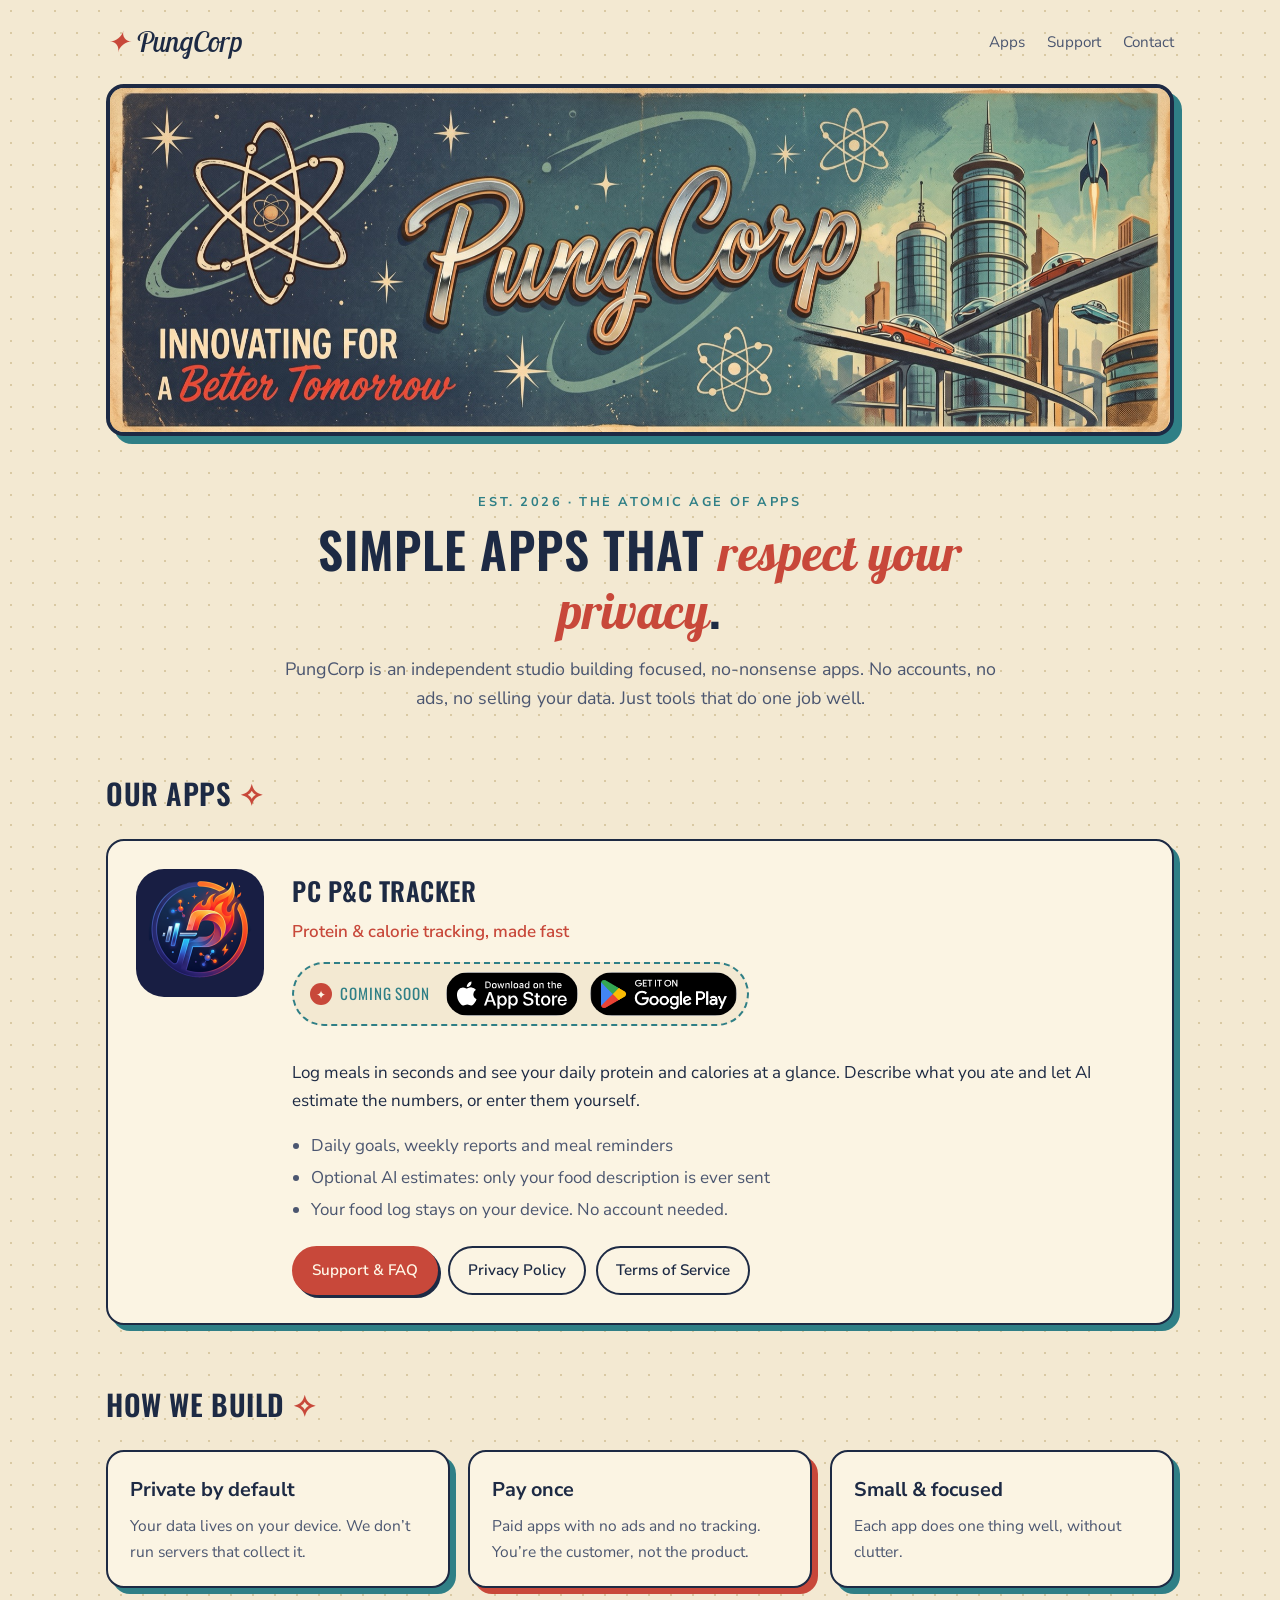
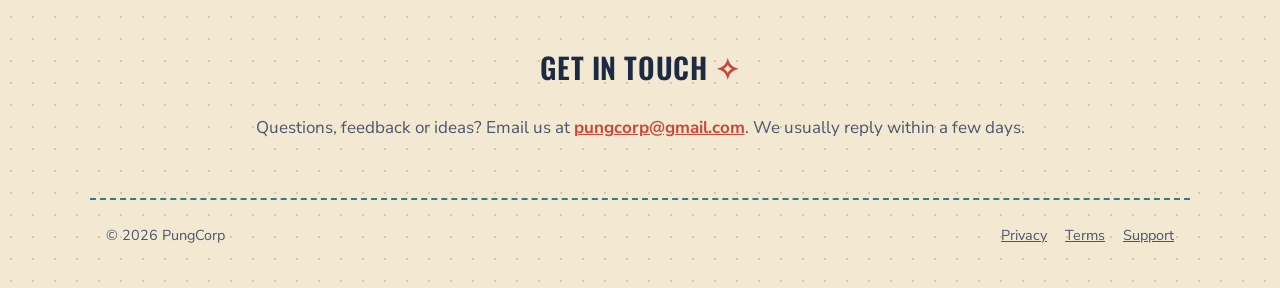
<file: theme-retro.html>
<!doctype html>
<html lang="en">
<head>
<meta charset="utf-8">
<meta name="viewport" content="width=device-width, initial-scale=1">
<title>PungCorp · Atomic</title>
<meta name="description" content="PungCorp is an independent studio making simple, private apps. Makers of PC P&amp;C Tracker, the protein and calorie tracker.">
<link rel="icon" href="img/pcpc-tracker-icon.png">
<link rel="preconnect" href="https://fonts.googleapis.com">
<link rel="preconnect" href="https://fonts.gstatic.com" crossorigin>
<link rel="stylesheet" href="https://fonts.googleapis.com/css2?family=Lobster+Two:ital,wght@1,700&family=Oswald:wght@500;600&family=Nunito+Sans:wght@400;600;700&display=swap">
<style>
* { box-sizing:border-box; }
html { scroll-behavior:smooth; }
body { margin:0; background:var(--bg); color:var(--text); font:17px/1.65 var(--body-font); }
a { color:inherit; }
header.site, main, footer, .banner { max-width:1100px; margin:0 auto; padding-left:16px; padding-right:16px; }
header.site { display:flex; align-items:center; justify-content:space-between; padding-top:18px; padding-bottom:18px; gap:12px; }
.brand { font-family:var(--display-font); font-size:1.5rem; text-decoration:none; color:var(--brand); }
nav a { margin-left:22px; text-decoration:none; color:var(--muted); font-size:.95rem; }
nav a:hover { color:var(--text); }
.banner img { display:block; width:100%; height:auto; aspect-ratio:2000/661; object-fit:cover; background:var(--banner-bg); }
main section { margin:56px 0; }
.intro { text-align:center; max-width:720px; margin-left:auto !important; margin-right:auto !important; }
.kicker { text-transform:uppercase; letter-spacing:.2em; font-size:.8rem; color:var(--accent); margin:0 0 8px; }
h1 { font-family:var(--display-font); font-size:clamp(2rem,5vw,3.1rem); line-height:1.1; margin:0 0 16px; font-weight:400; }
h2 { font-family:var(--display-font); font-size:1.8rem; margin:0 0 22px; font-weight:400; }
h3 { margin:0 0 6px; }
.lede { color:var(--muted); font-size:1.12rem; margin:0; }
.app { display:grid; grid-template-columns:128px 1fr; gap:28px; align-items:start; padding:28px; background:var(--card); border:var(--card-border); }
.app img { width:128px; height:128px; border-radius:28px; display:block; }
.app h3 { font-family:var(--display-font); font-size:1.6rem; font-weight:400; }
.tag { color:var(--accent); font-weight:600; margin:0 0 12px; }
.app ul { color:var(--muted); padding-left:1.2rem; margin:12px 0 22px; }
.app li { margin:4px 0; }
.links { display:flex; flex-wrap:wrap; gap:10px; }
.btn { display:inline-block; padding:10px 18px; text-decoration:none; font-weight:600; font-size:.95rem; border:var(--btn-border); color:var(--text); }
.btn.primary { background:var(--accent); color:var(--on-accent); border-color:var(--accent); }
.values { display:grid; grid-template-columns:repeat(3,1fr); gap:18px; }
.values div { padding:22px; background:var(--card); border:var(--card-border); }
.values p { margin:0; color:var(--muted); font-size:.97rem; }
.contact { text-align:center; }
.contact p { color:var(--muted); }
.contact a { color:var(--accent); font-weight:700; }
footer { display:flex; flex-wrap:wrap; justify-content:space-between; gap:12px; padding-top:24px; padding-bottom:40px; color:var(--muted); font-size:.9rem; border-top:var(--rule); }
.flinks a { color:var(--muted); margin-left:18px; }
.flinks a:first-child { margin-left:0; }
@media (max-width:680px) {
  nav a { margin-left:14px; }
  .app { grid-template-columns:1fr; padding:22px; }
  .app img { width:96px; height:96px; border-radius:22px; }
  .values { grid-template-columns:1fr; }
}

:root { --bg:#f3e9d2; --text:#1d2a44; --muted:#4b5670; --brand:#1d2a44; --accent:#c8483a; --on-accent:#fff7e6;
        --card:#fbf4e3; --card-border:2px solid #1d2a44; --btn-border:2px solid #1d2a44; --rule:2px dashed #2f7f86;
        --banner-bg:#1d2a44; --teal:#2f7f86;
        --display-font:"Oswald", Impact, sans-serif; --body-font:"Nunito Sans", system-ui, sans-serif; }
.brand { font-family:"Lobster Two", cursive; font-style:italic; font-size:1.8rem; }
.brand::before { content:"✦ "; color:var(--accent); }
h1, h2, .app h3 { text-transform:uppercase; letter-spacing:.02em; font-weight:600; }
h1 .accent { font-family:"Lobster Two", cursive; font-style:italic; text-transform:none; color:var(--accent); }
.banner img { border-radius:18px; border:4px solid #1d2a44; box-shadow:8px 8px 0 var(--teal); }
.kicker { color:var(--teal); font-weight:700; }
.app, .values div { border-radius:18px; box-shadow:6px 6px 0 var(--teal); }
.values div:nth-child(2) { box-shadow:6px 6px 0 var(--accent); }
.btn { border-radius:999px; }
.btn.primary { box-shadow:3px 3px 0 #1d2a44; }
h2::after { content:" ✧"; color:var(--accent); }
body { background-image:radial-gradient(#d9c9a3 1px, transparent 1px); background-size:22px 22px; }
.stores { display:inline-flex; flex-wrap:wrap; align-items:center; gap:10px 12px; margin:4px 0 16px;
          padding:8px 10px 8px 16px; border:2px dashed var(--teal); border-radius:999px; background:var(--bg); }
.stores img { display:block; height:44px; width:auto; }
.soon { display:inline-flex; align-items:center; gap:8px; margin:0 4px 0 0;
        font-family:"Oswald", Impact, sans-serif; text-transform:uppercase; letter-spacing:.06em; font-size:.95rem; color:var(--teal); }
.soon strong { color:var(--text); font-weight:600; }
.soon-star { display:inline-grid; place-items:center; width:22px; height:22px; border-radius:50%;
             background:var(--accent); color:#fff7e6; font-size:.75rem; flex:none; }
.soon > span:last-child { line-height:1.35; }
@media (max-width:680px) {
  .stores { border-radius:28px; padding:12px 10px; justify-content:center; gap:10px 8px; }
  .stores img { height:36px; }
  .soon { flex-basis:100%; justify-content:center; margin:0; }
}
@media (prefers-color-scheme: dark) {
  :root { --bg:#141c30; --text:#f3e9d2; --muted:#b9c0d0; --brand:#f3e9d2; --card:#1d2a44; --card-border:2px solid #f3e9d2;
          --btn-border:2px solid #f3e9d2; --teal:#3fa3aa; }
  body { background-image:radial-gradient(#26324f 1px, transparent 1px); }
  .banner img { border-color:#f3e9d2; }
  .btn.primary { box-shadow:3px 3px 0 #f3e9d2; }
}
</style>
</head>
<body>

<header class="site">
  <a class="brand" href="theme-retro.html">PungCorp</a>
  <nav><a href="#apps">Apps</a><a href="support.html">Support</a><a href="#contact">Contact</a></nav>
</header>

<div class="banner"><img src="img/banner-retro.jpg" alt="PungCorp: Innovating for a better tomorrow" width="2000" height="661"></div>

<main>
  <section class="intro">
    <p class="kicker">Est. 2026 · The Atomic Age of Apps</p>
    <h1>Simple apps that <span class="accent">respect your privacy</span>.</h1>
    <p class="lede">PungCorp is an independent studio building focused, no-nonsense apps. No accounts, no ads, no selling your data. Just tools that do one job well.</p>
  </section>

  <section id="apps">
    <h2>Our apps</h2>
    <div class="app">
      <img src="img/pcpc-tracker-icon.png" alt="PC P&amp;C Tracker app icon">
      <div>
        <h3>PC P&amp;C Tracker</h3>
        <p class="tag">Protein &amp; calorie tracking, made fast</p>
        <div class="stores" aria-label="Coming soon to the App Store and Google Play">
          <span class="soon"><span class="soon-star" aria-hidden="true">✦</span><span>Coming soon</span></span>
          <img src="img/badge-app-store.svg" alt="Download on the App Store" width="132" height="44">
          <img src="img/badge-google-play.png" alt="Get it on Google Play" width="148" height="44">
        </div>
        <p>Log meals in seconds and see your daily protein and calories at a glance. Describe what you ate and let AI estimate the numbers, or enter them yourself.</p>
        <ul>
          <li>Daily goals, weekly reports and meal reminders</li>
          <li>Optional AI estimates: only your food description is ever sent</li>
          <li>Your food log stays on your device. No account needed.</li>
        </ul>
        <div class="links">
          <a class="btn primary" href="support.html">Support &amp; FAQ</a>
          <a class="btn" href="index.html">Privacy Policy</a>
          <a class="btn" href="terms.html">Terms of Service</a>
        </div>
      </div>
    </div>
  </section>

  <section>
    <h2>How we build</h2>
    <div class="values">
      <div><h3>Private by default</h3><p>Your data lives on your device. We don’t run servers that collect it.</p></div>
      <div><h3>Pay once</h3><p>Paid apps with no ads and no tracking. You’re the customer, not the product.</p></div>
      <div><h3>Small &amp; focused</h3><p>Each app does one thing well, without clutter.</p></div>
    </div>
  </section>

  <section id="contact" class="contact">
    <h2>Get in touch</h2>
    <p>Questions, feedback or ideas? Email us at <a href="mailto:pungcorp@gmail.com">pungcorp@gmail.com</a>. We usually reply within a few days.</p>
  </section>
</main>

<footer>
  <span>© 2026 PungCorp</span>
  <span class="flinks"><a href="index.html">Privacy</a><a href="terms.html">Terms</a><a href="support.html">Support</a></span>
</footer>

</body>
</html>
</file>
<file: css/retro-doc.css>
/* PungCorp retro (atomic-age) theme for text pages: privacy, terms, support. */
:root {
  --bg:#f3e9d2; --text:#1d2a44; --muted:#4b5670; --accent:#c8483a; --teal:#2f7f86;
  --paper:#fbf4e3; --ink:#1d2a44; --dots:#d9c9a3;
}
@media (prefers-color-scheme: dark) {
  :root { --bg:#141c30; --text:#f3e9d2; --muted:#b9c0d0; --teal:#3fa3aa; --paper:#1d2a44; --ink:#f3e9d2; --dots:#26324f; --accent:#e0675a; }
}
* { box-sizing:border-box; }
body { margin:0; background:var(--bg); color:var(--text);
       background-image:radial-gradient(var(--dots) 1px, transparent 1px); background-size:22px 22px;
       font:17px/1.7 "Nunito Sans", system-ui, -apple-system, sans-serif; }
a { color:var(--accent); }

header.site, footer.site { max-width:880px; margin:0 auto; padding:18px 16px; display:flex; align-items:center;
                           justify-content:space-between; gap:12px; flex-wrap:wrap; }
.brand { font-family:"Lobster Two", cursive; font-style:italic; font-weight:700; font-size:1.8rem;
         color:var(--ink); text-decoration:none; }
.brand::before { content:"✦ "; color:var(--accent); font-style:normal; }
header.site nav a { margin-left:20px; color:var(--muted); text-decoration:none; font-size:.95rem; }
header.site nav a:hover, header.site nav a[aria-current] { color:var(--ink); }
header.site nav a[aria-current] { border-bottom:2px solid var(--accent); }

main { max-width:848px; margin:8px auto 24px; padding:40px 44px 48px; background:var(--paper);
       border:2px solid var(--ink); border-radius:18px; box-shadow:8px 8px 0 var(--teal); }
@media (max-width:900px) { main { margin-left:16px; margin-right:16px; } }

h1 { font-family:"Oswald", Impact, sans-serif; font-weight:600; text-transform:uppercase; letter-spacing:.02em;
     font-size:clamp(2rem,5vw,2.8rem); line-height:1.1; margin:0 0 6px; }
h1::after { content:""; display:block; width:84px; height:4px; margin-top:12px; border-radius:2px;
            background:linear-gradient(90deg, var(--accent) 0 50%, var(--teal) 50% 100%); }
h2 { font-family:"Oswald", Impact, sans-serif; font-weight:500; text-transform:uppercase; letter-spacing:.03em;
     font-size:1.3rem; color:var(--accent); margin:36px 0 8px; }
h2::before { content:"✧ "; color:var(--teal); }
h3 { font-size:1.05rem; margin:22px 0 4px; }
h3 + p { margin-top:0; }
.meta { color:var(--teal); font-weight:700; text-transform:uppercase; letter-spacing:.12em; font-size:.8rem; margin:14px 0 28px; }
ul { padding-left:1.3rem; }
li { margin:5px 0; }
li::marker { color:var(--accent); }

.contact { background:var(--bg); border:2px solid var(--ink); border-radius:14px; padding:16px 22px;
           box-shadow:5px 5px 0 var(--accent); }
.contact p { margin:6px 0; }

footer.site { color:var(--muted); font-size:.9rem; border-top:2px dashed var(--teal); margin-top:32px; padding-bottom:40px; }
footer.site a { color:var(--muted); margin-left:18px; }
footer.site a:first-child { margin-left:0; }

@media (max-width:640px) {
  header.site nav a { margin-left:14px; }
  main { padding:28px 20px 32px; box-shadow:5px 5px 0 var(--teal); }
}
</file>
